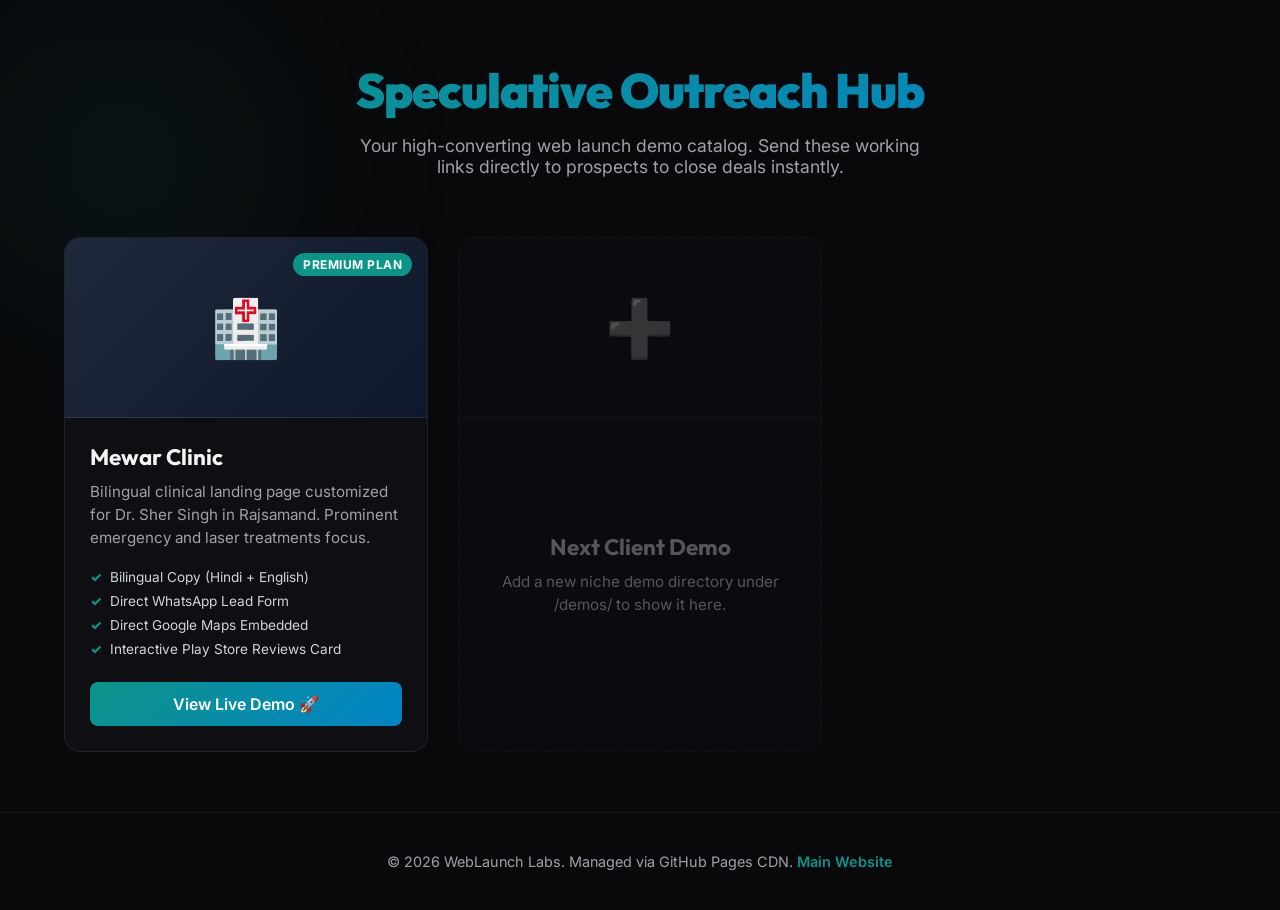
<file: index.html>
<!DOCTYPE html>
<html lang="en">
<head>
    <meta charset="UTF-8">
    <meta name="viewport" content="width=device-width, initial-scale=1.0">
    <title>WebLaunch Labs | Cold Outreach Demo Hub</title>
    
    <!-- Premium Fonts -->
    <link rel="preconnect" href="https://fonts.googleapis.com">
    <link rel="preconnect" href="https://fonts.gstatic.com" crossorigin>
    <link href="https://fonts.googleapis.com/css2?family=Inter:wght@400;500;600&family=Outfit:wght@600;700;800;900&display=swap" rel="stylesheet">
    
    <style>
        :root {
            --bg-dark: #09090b;
            --bg-card: rgba(18, 18, 24, 0.7);
            --primary: #0d9488;
            --primary-glow: linear-gradient(135deg, #0d9488 0%, #0284c7 100%);
            --border-glow: rgba(13, 148, 136, 0.3);
            --text-main: #f4f4f5;
            --text-muted: #a1a1aa;
            --font-outfit: 'Outfit', sans-serif;
            --font-inter: 'Inter', sans-serif;
        }

        * {
            box-sizing: border-box;
            margin: 0;
            padding: 0;
        }

        body {
            background-color: var(--bg-dark);
            color: var(--text-main);
            font-family: var(--font-inter);
            min-height: 100vh;
            display: flex;
            flex-direction: column;
            justify-content: space-between;
            position: relative;
            overflow-x: hidden;
        }

        /* Gradient background decoration */
        .glow-bg {
            position: absolute;
            top: -10%;
            left: -10%;
            width: 500px;
            height: 500px;
            background: radial-gradient(circle, rgba(13, 148, 136, 0.1) 0%, transparent 70%);
            z-index: -1;
            filter: blur(80px);
        }

        .container {
            width: 90%;
            max-width: 1200px;
            margin: 0 auto;
            padding: 60px 0;
        }

        header {
            text-align: center;
            margin-bottom: 60px;
        }

        header h1 {
            font-family: var(--font-outfit);
            font-size: 3rem;
            font-weight: 900;
            letter-spacing: -1px;
            background: var(--primary-glow);
            -webkit-background-clip: text;
            -webkit-text-fill-color: transparent;
            margin-bottom: 15px;
        }

        header p {
            color: var(--text-muted);
            font-size: 1.1rem;
            max-width: 600px;
            margin: 0 auto;
        }

        .demo-grid {
            display: grid;
            grid-template-columns: repeat(auto-fill, minmax(320px, 1fr));
            gap: 30px;
        }

        .demo-card {
            background: var(--bg-card);
            border: 1px solid rgba(255, 255, 255, 0.08);
            border-radius: 16px;
            overflow: hidden;
            transition: all 0.3s ease;
            display: flex;
            flex-direction: column;
            justify-content: space-between;
            position: relative;
        }

        .demo-card:hover {
            transform: translateY(-5px);
            border-color: var(--border-glow);
            box-shadow: 0 10px 30px rgba(13, 148, 136, 0.15);
        }

        .card-preview {
            height: 180px;
            background: linear-gradient(135deg, #1e293b 0%, #0f172a 100%);
            display: flex;
            align-items: center;
            justify-content: center;
            font-size: 3.5rem;
            position: relative;
            border-bottom: 1px solid rgba(255, 255, 255, 0.08);
        }

        .card-badge {
            position: absolute;
            top: 15px;
            right: 15px;
            background: var(--primary);
            color: white;
            font-size: 0.75rem;
            font-weight: 700;
            padding: 4px 10px;
            border-radius: 20px;
            letter-spacing: 0.5px;
            text-transform: uppercase;
        }

        .card-body {
            padding: 25px;
            flex-grow: 1;
            display: flex;
            flex-direction: column;
            justify-content: space-between;
        }

        .card-title {
            font-family: var(--font-outfit);
            font-size: 1.4rem;
            font-weight: 700;
            margin-bottom: 10px;
            color: var(--text-main);
        }

        .card-desc {
            color: var(--text-muted);
            font-size: 0.95rem;
            line-height: 1.5;
            margin-bottom: 20px;
        }

        .features-list {
            list-style: none;
            margin-bottom: 25px;
            display: flex;
            flex-direction: column;
            gap: 8px;
        }

        .features-list li {
            font-size: 0.85rem;
            color: #d1d5db;
            display: flex;
            align-items: center;
            gap: 8px;
        }

        .features-list li::before {
            content: '✓';
            color: var(--primary);
            font-weight: 800;
        }

        .card-btn {
            display: block;
            width: 100%;
            text-align: center;
            background: var(--primary-glow);
            color: white;
            padding: 12px;
            border-radius: 8px;
            font-weight: 600;
            transition: opacity 0.3s;
            text-decoration: none;
        }

        .card-btn:hover {
            opacity: 0.9;
        }

        footer {
            text-align: center;
            padding: 40px 0;
            border-top: 1px solid rgba(255, 255, 255, 0.05);
            font-size: 0.9rem;
            color: var(--text-muted);
        }

        footer a {
            color: var(--primary);
            text-decoration: none;
            font-weight: 600;
        }
    </style>
</head>
<body>

    <div class="glow-bg"></div>

    <div class="container">
        <header>
            <h1>Speculative Outreach Hub</h1>
            <p>Your high-converting web launch demo catalog. Send these working links directly to prospects to close deals instantly.</p>
        </header>

        <div class="demo-grid">
            <!-- Mewar Clinic Demo Card -->
            <div class="demo-card">
                <div class="card-preview">
                    🏥
                    <span class="card-badge">Premium Plan</span>
                </div>
                <div class="card-body">
                    <div>
                        <h2 class="card-title">Mewar Clinic</h2>
                        <p class="card-desc">Bilingual clinical landing page customized for Dr. Sher Singh in Rajsamand. Prominent emergency and laser treatments focus.</p>
                        <ul class="features-list">
                            <li>Bilingual Copy (Hindi + English)</li>
                            <li>Direct WhatsApp Lead Form</li>
                            <li>Direct Google Maps Embedded</li>
                            <li>Interactive Play Store Reviews Card</li>
                        </ul>
                    </div>
                    <a href="demos/mewar-clinic/index.html" class="card-btn" target="_blank">View Live Demo 🚀</a>
                </div>
            </div>
            
            <!-- Future demo placeholder -->
            <div class="demo-card" style="opacity: 0.5; border-style: dashed;">
                <div class="card-preview" style="background: transparent;">
                    ➕
                </div>
                <div class="card-body" style="justify-content: center; align-items: center; text-align: center;">
                    <h2 class="card-title" style="color: var(--text-muted);">Next Client Demo</h2>
                    <p class="card-desc">Add a new niche demo directory under /demos/ to show it here.</p>
                </div>
            </div>
        </div>
    </div>

    <footer>
        <p>&copy; 2026 WebLaunch Labs. Managed via GitHub Pages CDN. <a href="https://weblaunchlabs.com">Main Website</a></p>
    </footer>

</body>
</html>
</file>
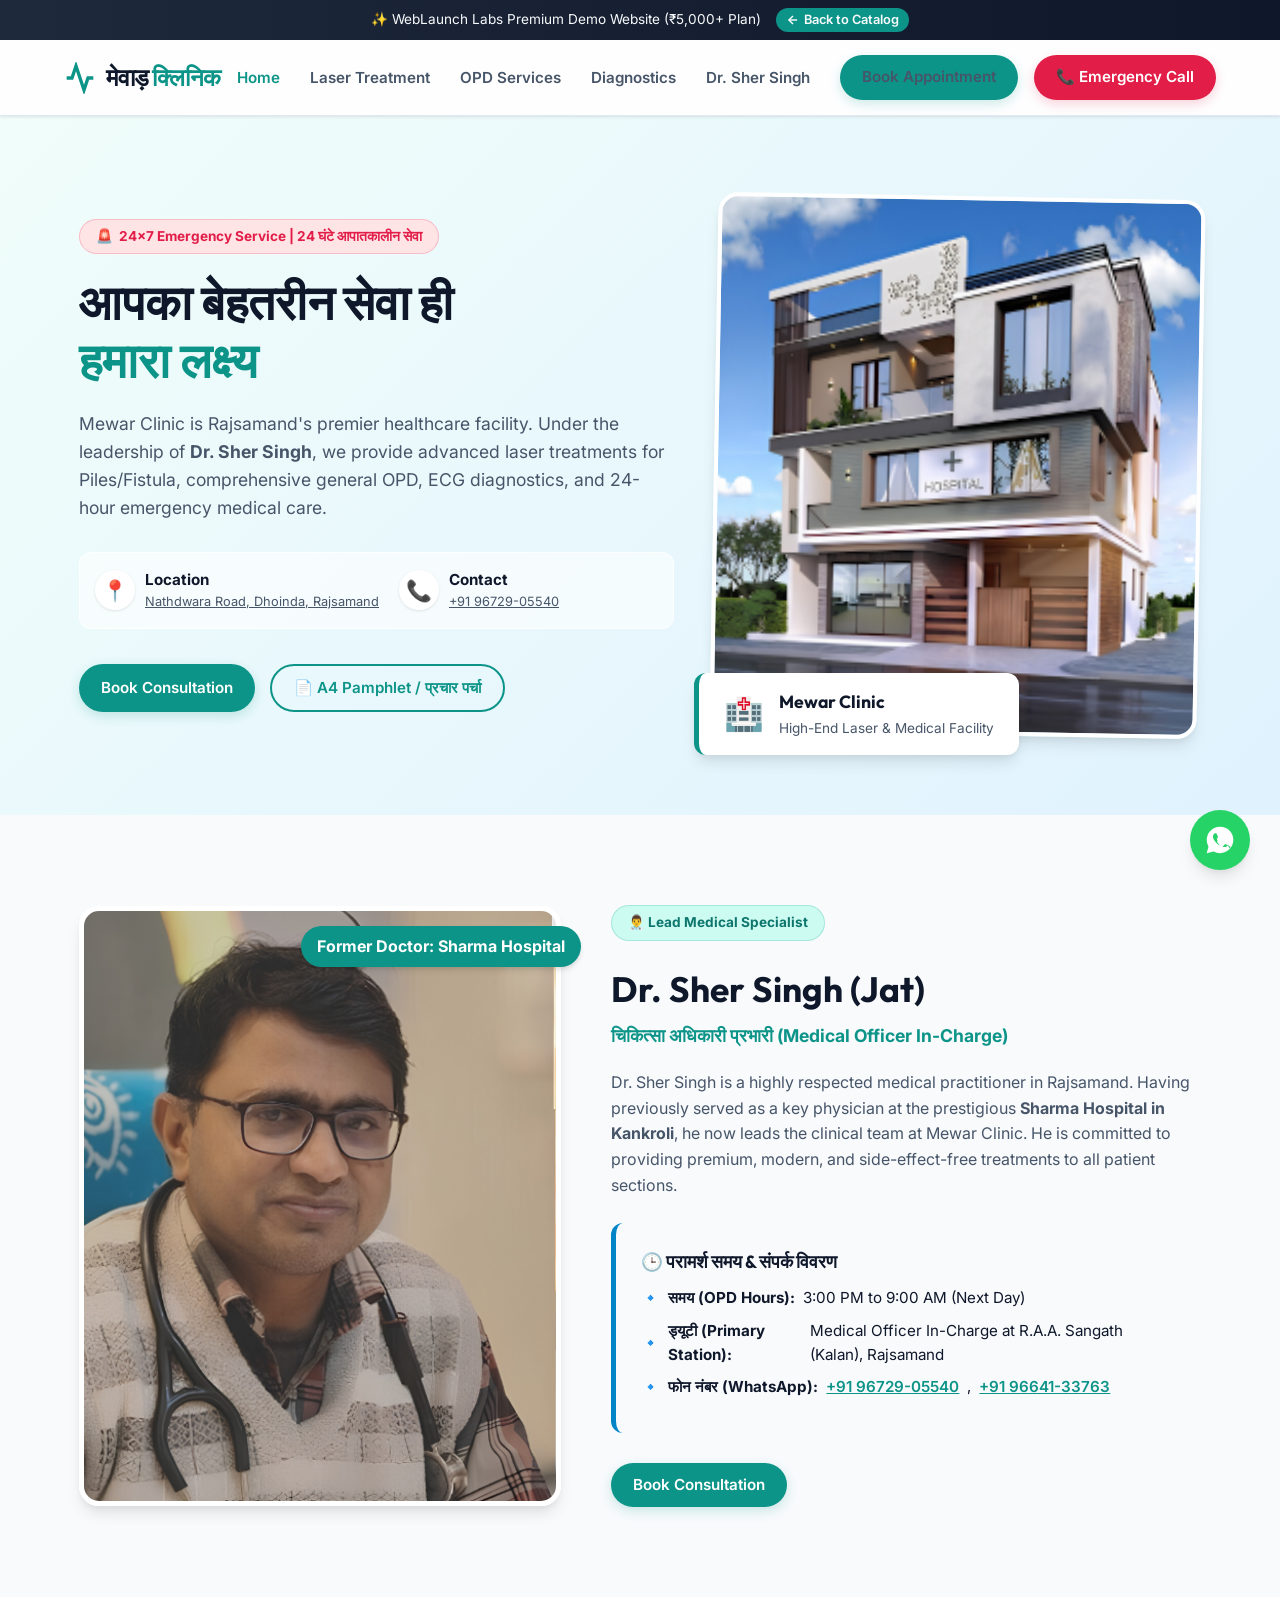
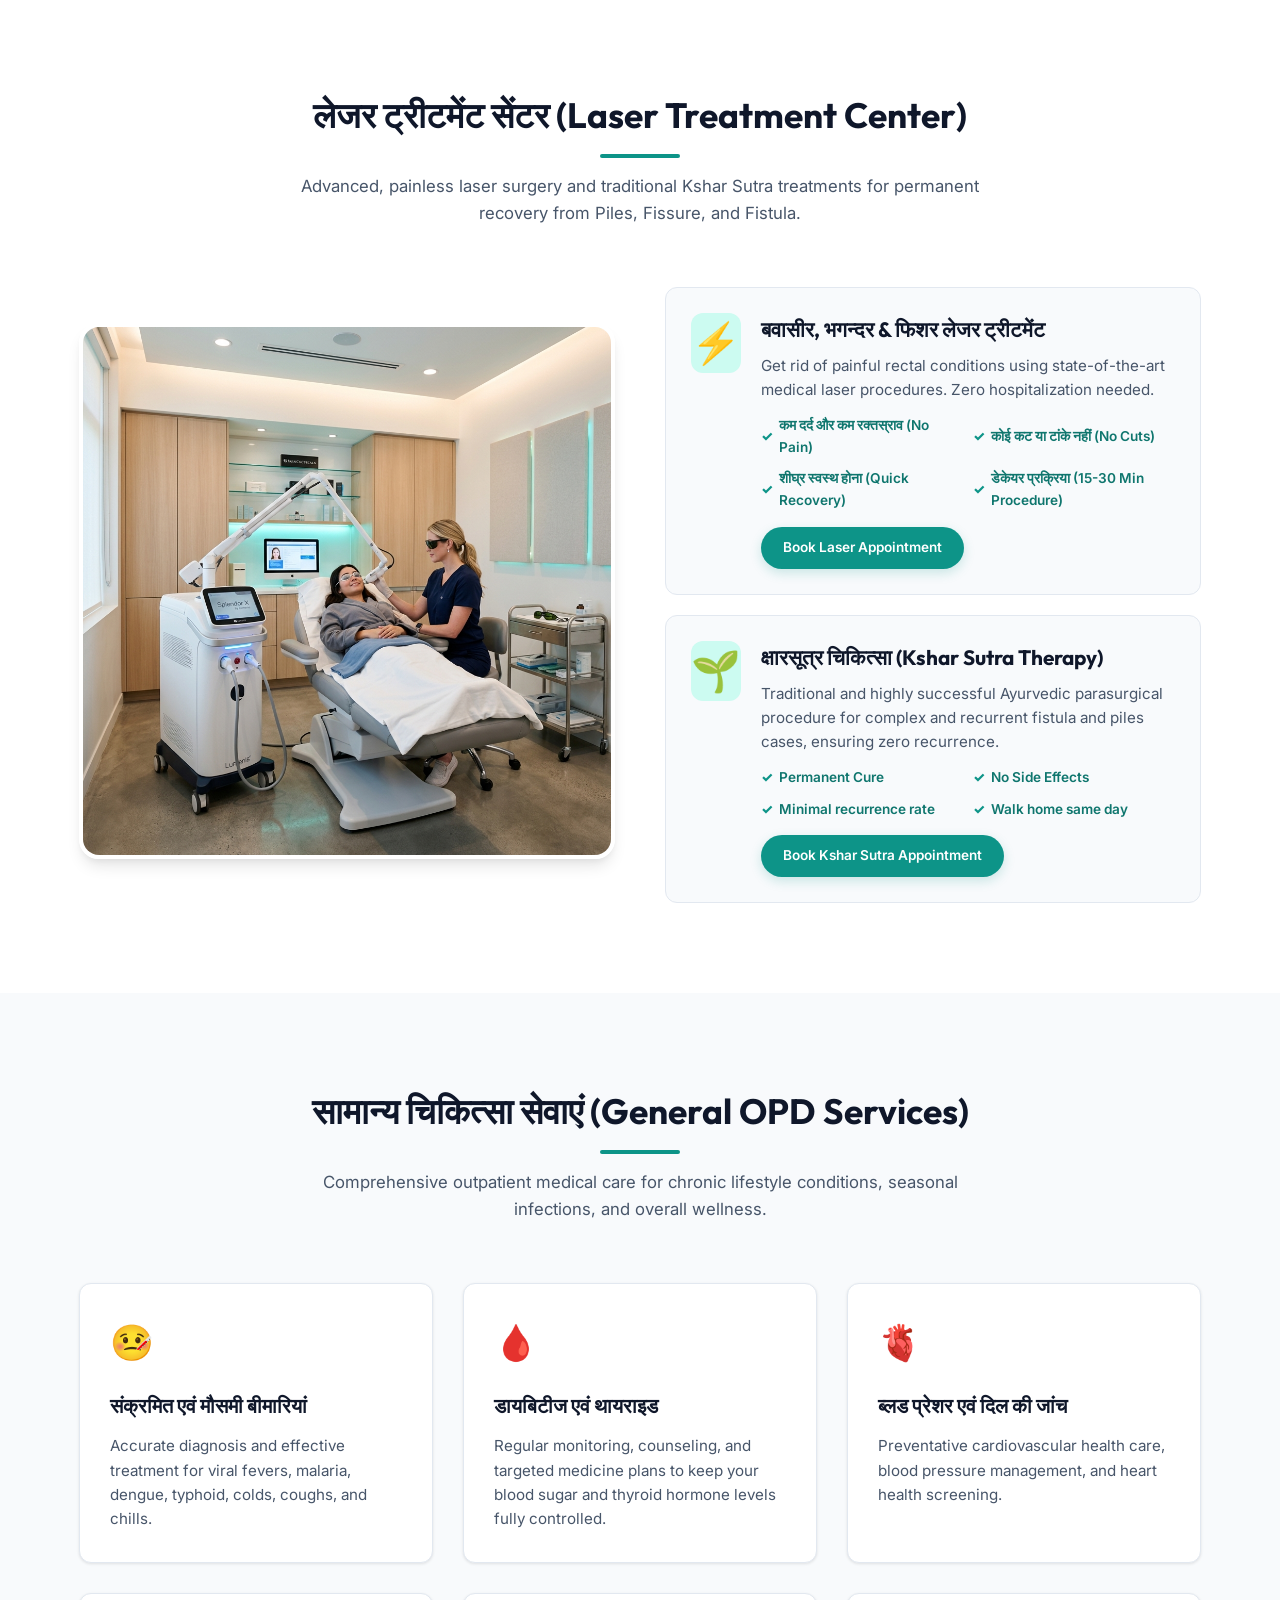
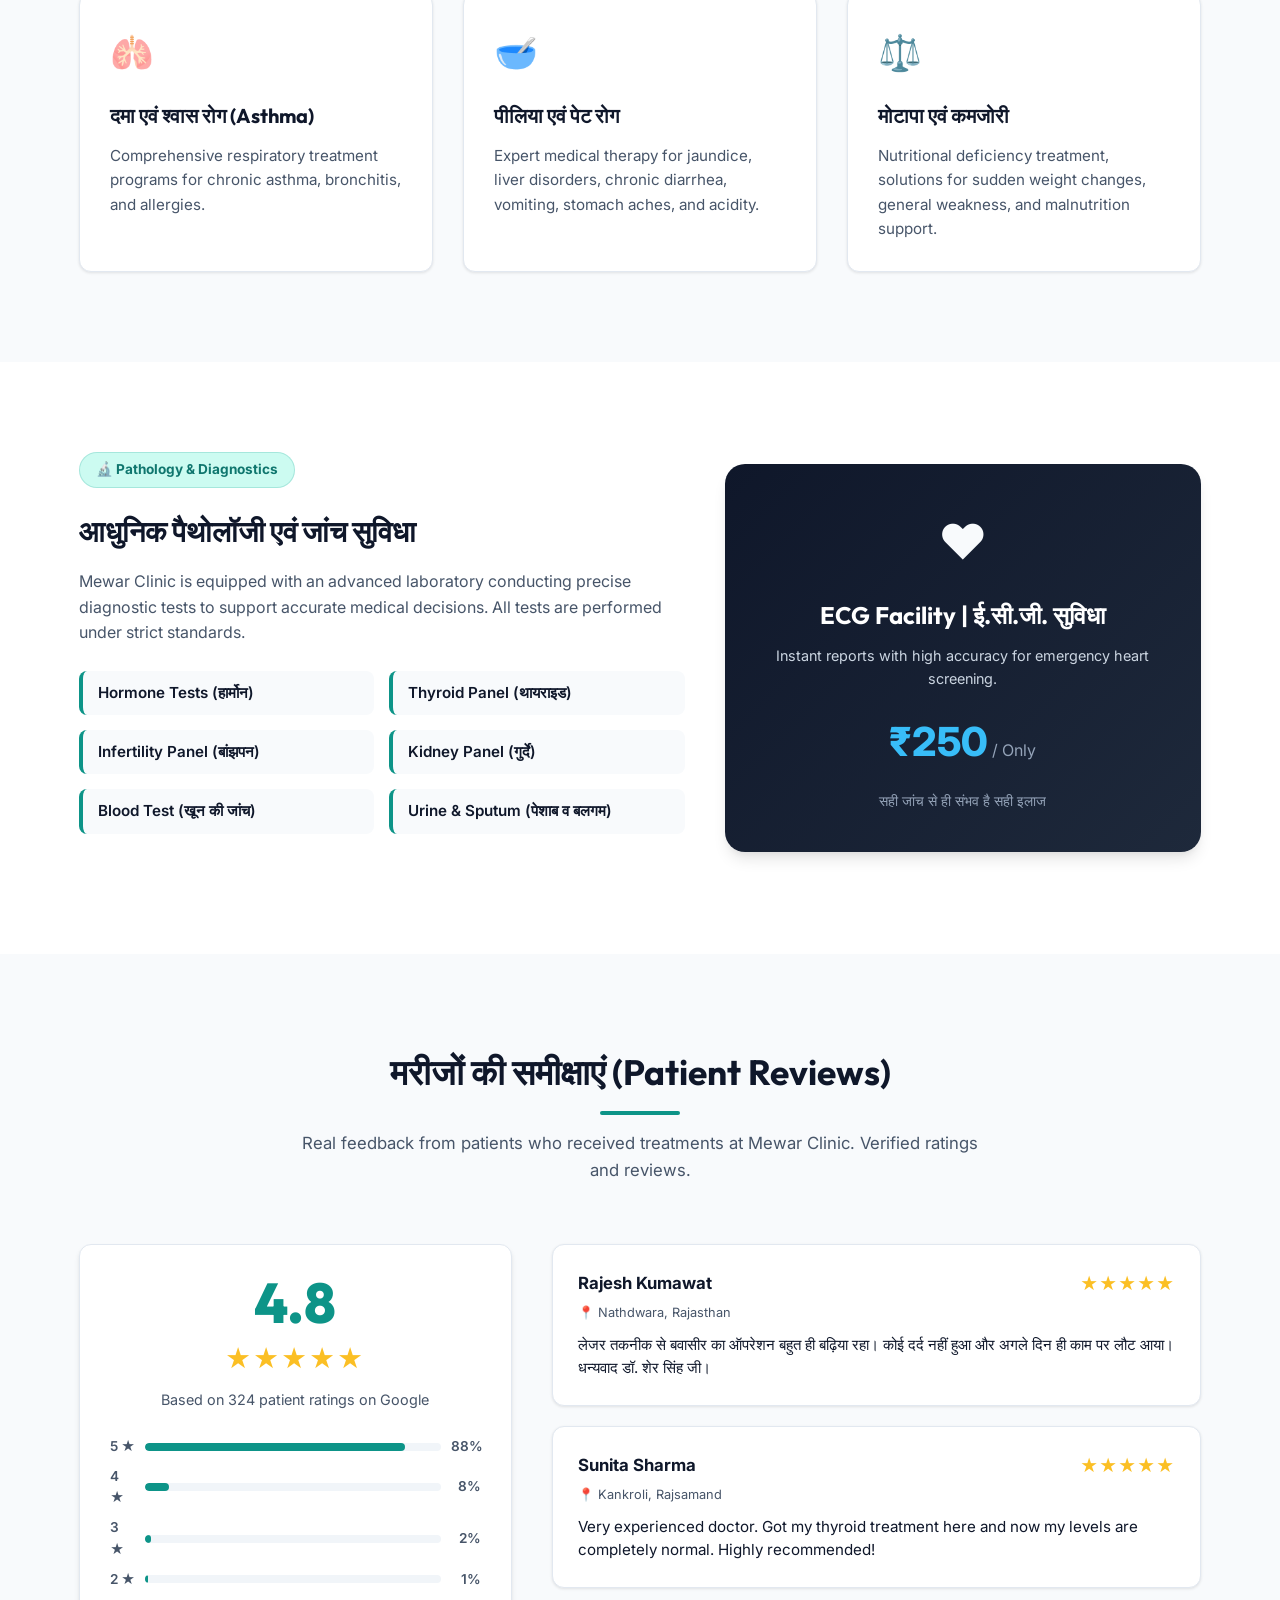
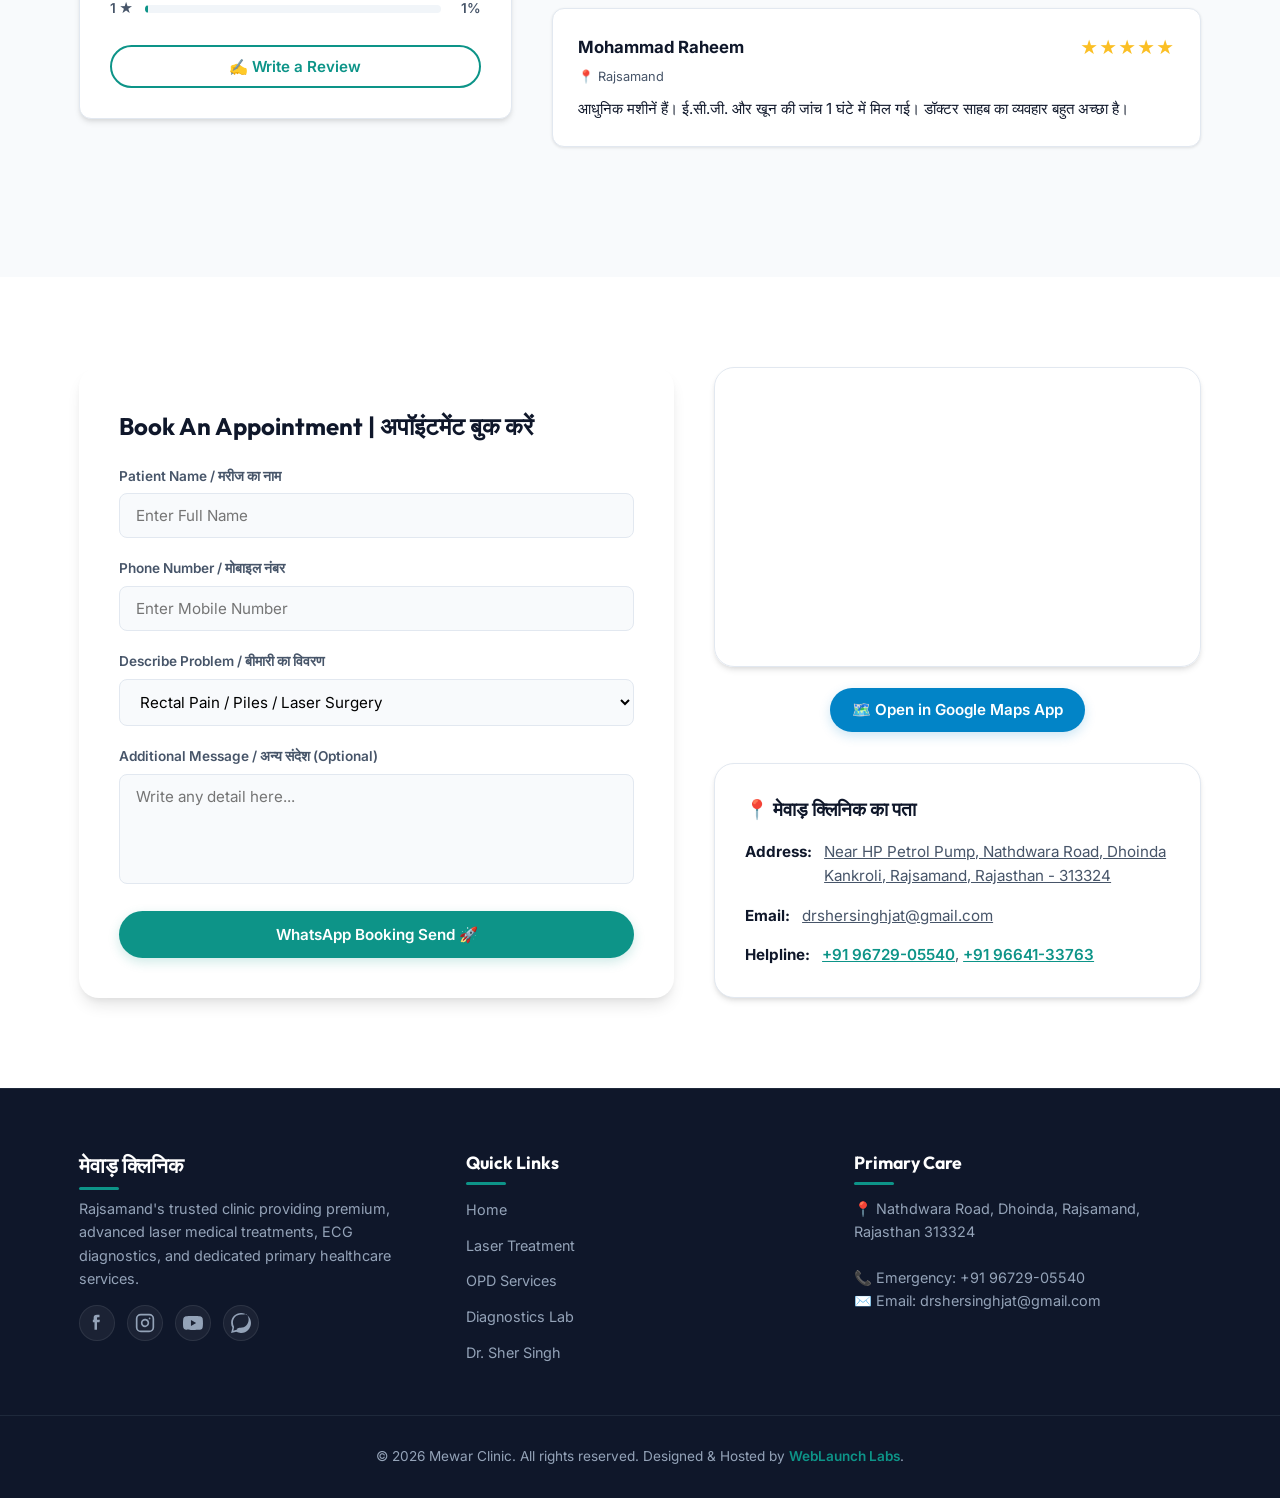
<file: demos/mewar-clinic/index.html>
<!DOCTYPE html>
<html lang="en">
<head>
    <meta charset="UTF-8">
    <meta name="viewport" content="width=device-width, initial-scale=1.0">
    <title>Mewar Clinic | Piles, Fistula & Laser Treatment Center Rajsamand</title>
    
    <!-- SEO Meta Tags -->
    <meta name="description" content="Mewar Clinic by Dr. Sher Singh in Rajsamand specializes in advanced laser treatments for Piles, Fissure, and Fistula (बवासीर, भगन्दर, फिशर). 24/7 Emergency Service, ECG, and blood testing available.">
    <meta name="keywords" content="Mewar Clinic, Dr Sher Singh, Sharma Hospital Kankroli, Piles laser treatment Rajsamand, Fistula treatment Rajsamand, Fissure doctor Rajsamand, ECG Rajsamand, Mewar clinic phone number">
    
    <!-- Premium Fonts -->
    <link rel="preconnect" href="https://fonts.googleapis.com">
    <link rel="preconnect" href="https://fonts.gstatic.com" crossorigin>
    <link href="https://fonts.googleapis.com/css2?family=Inter:wght@400;500;600&family=Outfit:wght@600;700;800;900&display=swap" rel="stylesheet">
    
    <!-- Custom Style -->
    <link rel="stylesheet" href="style.css?v=2">
    
    <!-- Favicon -->
    <link rel="icon" type="image/png" href="../../assets/logo.webp">

    <!-- Google tag (gtag.js) - Integrated for Premium Plan -->
    <script async src="https://www.googletagmanager.com/gtag/js?id=G-WWKTD41PLS"></script>
    <script>
      window.dataLayer = window.dataLayer || [];
      function gtag(){dataLayer.push(arguments);}
      gtag('js', new Date());
      gtag('config', 'G-WWKTD41PLS');
    </script>
    
    <!-- SEO Local Business Schema - Integrated for Premium Plan -->
    <script type="application/ld+json">
    {
      "@context": "https://schema.org",
      "@type": "MedicalClinic",
      "name": "Mewar Clinic (मेवाड़ क्लिनिक)",
      "image": "https://texus0075.github.io/weblaunch-demos/demos/mewar-clinic/assets/clinic_hero.png",
      "@id": "https://texus0075.github.io/weblaunch-demos/demos/mewar-clinic/",
      "url": "https://texus0075.github.io/weblaunch-demos/demos/mewar-clinic/",
      "telephone": "+919672905540",
      "priceRange": "₹250 - ₹5000",
      "address": {
        "@type": "PostalAddress",
        "streetAddress": "Near HP Petrol Pump, Nathdwara Road, Dhoinda Kankroli",
        "addressLocality": "Rajsamand",
        "addressRegion": "Rajasthan",
        "postalCode": "313324",
        "addressCountry": "IN"
      },
      "geo": {
        "@type": "GeoCoordinates",
        "latitude": 25.0444067,
        "longitude": 73.87701
      },
      "openingHoursSpecification": {
        "@type": "OpeningHoursSpecification",
        "dayOfWeek": [
          "Monday",
          "Tuesday",
          "Wednesday",
          "Thursday",
          "Friday",
          "Saturday",
          "Sunday"
        ],
        "opens": "00:00",
        "closes": "23:59"
      },
      "sameAs": [
        "https://maps.app.goo.gl/G6PMLMfxPzQQ2zvZ6"
      ]
    }
    </script>
</head>
<body>

    <!-- Showcase Navigation Bar (Go Back to Portfolio) -->
    <div class="showcase-banner">
        <span>✨ WebLaunch Labs Premium Demo Website (₹5,000+ Plan)</span>
        <a href="../../templates.html"><svg width="14" height="14" viewBox="0 0 24 24" fill="none" stroke="currentColor" stroke-width="2.5"><line x1="19" y1="12" x2="5" y2="12"/><polyline points="12 19 5 12 12 5"/></svg> Back to Catalog</a>
    </div>

    <!-- Header / Navigation -->
    <header>
        <div class="container nav-container">
            <div class="logo-container">
                <svg class="logo-icon" width="32" height="32" viewBox="0 0 24 24" fill="none" stroke="currentColor" stroke-width="2.5">
                    <path d="M22 12h-4l-3 9L9 3l-3 9H2"/>
                </svg>
                <div class="logo-text">मेवाड़ <span>क्लिनिक</span></div>
            </div>
            <button type="button" class="mobile-nav-toggle" aria-label="Toggle Menu" onclick="toggleMobileMenu()">☰</button>
            <nav>
                <ul class="nav-links">
                    <li><a href="#home" class="active">Home</a></li>
                    <li><a href="#laser-center">Laser Treatment</a></li>
                    <li><a href="#general-opd">OPD Services</a></li>
                    <li><a href="#diagnostics">Diagnostics</a></li>
                    <li><a href="#doctor">Dr. Sher Singh</a></li>
                    <li><a href="#contact" class="btn btn-primary btn-sm">Book Appointment</a></li>
                </ul>
            </nav>
            <a href="tel:+919672905540" class="btn btn-accent btn-sm-hide">📞 Emergency Call</a>
        </div>
    </header>

    <!-- Hero Section -->
    <section id="home" class="hero">
        <div class="container hero-grid">
            <div class="hero-content">
                <div class="badge badge-emergency">
                    <span>🚨</span> 24x7 Emergency Service | 24 घंटे आपातकालीन सेवा
                </div>
                <h1>आपका बेहतरीन सेवा ही <br><span>हमारा लक्ष्य</span></h1>
                <p>Mewar Clinic is Rajsamand's premier healthcare facility. Under the leadership of <strong>Dr. Sher Singh</strong>, we provide advanced laser treatments for Piles/Fistula, comprehensive general OPD, ECG diagnostics, and 24-hour emergency medical care.</p>
                
                <div class="hero-contact-info">
                    <a href="https://maps.app.goo.gl/G6PMLMfxPzQQ2zvZ6" target="_blank" class="info-item">
                        <div class="info-icon">📍</div>
                        <div>
                            <strong>Location</strong>
                            <p style="font-size: 0.8rem; margin: 0; text-decoration: underline;">Nathdwara Road, Dhoinda, Rajsamand</p>
                        </div>
                    </a>
                    <a href="tel:+919672905540" class="info-item">
                        <div class="info-icon">📞</div>
                        <div>
                            <strong>Contact</strong>
                            <p style="font-size: 0.8rem; margin: 0; text-decoration: underline;">+91 96729-05540</p>
                        </div>
                    </a>
                </div>

                <div class="hero-btns">
                    <a href="#contact" class="btn btn-primary">Book Consultation</a>
                    <a href="flyer.html" target="_blank" class="btn btn-outline">📄 A4 Pamphlet / प्रचार पर्चा</a>
                </div>
            </div>
            
            <div class="hero-image-container">
                <img src="assets/clinic_hero.png" alt="Mewar Clinic Building" class="hero-img">
                <div class="hero-card-floating">
                    <div class="floating-icon">🏥</div>
                    <div class="floating-text">
                        <h4>Mewar Clinic</h4>
                        <p>High-End Laser & Medical Facility</p>
                    </div>
                </div>
            </div>
        </div>
    </section>

    <!-- Doctor Profile Section -->
    <section id="doctor" class="section">
        <div class="container doctor-grid">
            <div class="doctor-img-container">
                <img src="assets/dr_sher_singh.png" alt="Dr. Sher Singh Jat" class="doctor-photo">
                <div class="doctor-experience-tag">Former Doctor: Sharma Hospital</div>
            </div>
            
            <div class="doctor-details">
                <span class="badge">👨‍⚕️ Lead Medical Specialist</span>
                <h3>Dr. Sher Singh (Jat)</h3>
                <div class="doctor-title">चिकित्सा अधिकारी प्रभारी (Medical Officer In-Charge)</div>
                
                <p class="doctor-bio">Dr. Sher Singh is a highly respected medical practitioner in Rajsamand. Having previously served as a key physician at the prestigious <strong>Sharma Hospital in Kankroli</strong>, he now leads the clinical team at Mewar Clinic. He is committed to providing premium, modern, and side-effect-free treatments to all patient sections.</p>
                
                <div class="doctor-info-box">
                    <h4>🕒 परामर्श समय & संपर्क विवरण</h4>
                    <ul>
                        <li><strong>समय (OPD Hours):</strong> 3:00 PM to 9:00 AM (Next Day)</li>
                        <li><strong>ड्यूटी (Primary Station):</strong> Medical Officer In-Charge at R.A.A. Sangath (Kalan), Rajsamand</li>
                        <li><strong>फोन नंबर (WhatsApp):</strong> <a href="tel:+919672905540" style="color: var(--primary); font-weight: 600; text-decoration: underline;">+91 96729-05540</a>, <a href="tel:+919664133763" style="color: var(--primary); font-weight: 600; text-decoration: underline;">+91 96641-33763</a></li>
                    </ul>
                </div>
                
                <a href="#contact" class="btn btn-primary">Book Consultation</a>
            </div>
        </div>
    </section>

    <!-- Laser treatment Section -->
    <section id="laser-center" class="section section-white">
        <div class="container">
            <div class="section-header">
                <h2>लेजर ट्रीटमेंट सेंटर (Laser Treatment Center)</h2>
                <p>Advanced, painless laser surgery and traditional Kshar Sutra treatments for permanent recovery from Piles, Fissure, and Fistula.</p>
            </div>
            
            <div class="specialty-grid">
                <div class="specialty-image">
                    <img src="assets/laser_treatment.png" alt="Modern Laser Surgery Room" class="specialty-img">
                </div>
                
                <div class="treatment-cards-container">
                    <!-- Card 1: Laser treatment -->
                    <div class="treatment-card">
                        <div class="treatment-icon">⚡</div>
                        <div class="treatment-info">
                            <h3>बवासीर, भगन्दर & फिशर लेजर ट्रीटमेंट</h3>
                            <p>Get rid of painful rectal conditions using state-of-the-art medical laser procedures. Zero hospitalization needed.</p>
                            <ul class="benefits-list">
                                <li>कम दर्द और कम रक्तस्राव (No Pain)</li>
                                <li>कोई कट या टांके नहीं (No Cuts)</li>
                                <li>शीघ्र स्वस्थ होना (Quick Recovery)</li>
                                <li>डेकेयर प्रक्रिया (15-30 Min Procedure)</li>
                            </ul>
                            <a href="#contact" class="btn btn-primary btn-sm" style="margin-top: 15px; font-size: 0.85rem;" onclick="selectProblem('Laser Surgery Inquiry (Piles/Fistula/Fissure)')">Book Laser Appointment</a>
                        </div>
                    </div>

                    <!-- Card 2: Kshar Sutra -->
                    <div class="treatment-card">
                        <div class="treatment-icon">🌱</div>
                        <div class="treatment-info">
                            <h3>क्षारसूत्र चिकित्सा (Kshar Sutra Therapy)</h3>
                            <p>Traditional and highly successful Ayurvedic parasurgical procedure for complex and recurrent fistula and piles cases, ensuring zero recurrence.</p>
                            <ul class="benefits-list">
                                <li>Permanent Cure</li>
                                <li>No Side Effects</li>
                                <li>Minimal recurrence rate</li>
                                <li>Walk home same day</li>
                            </ul>
                            <a href="#contact" class="btn btn-primary btn-sm" style="margin-top: 15px; font-size: 0.85rem;" onclick="selectProblem('Laser Surgery Inquiry (Piles/Fistula/Fissure)')">Book Kshar Sutra Appointment</a>
                        </div>
                    </div>
                </div>
            </div>
        </div>
    </section>

    <!-- General OPD Services Section -->
    <section id="general-opd" class="section">
        <div class="container">
            <div class="section-header">
                <h2>सामान्य चिकित्सा सेवाएं (General OPD Services)</h2>
                <p>Comprehensive outpatient medical care for chronic lifestyle conditions, seasonal infections, and overall wellness.</p>
            </div>
            
            <div class="opd-grid">
                <a href="#contact" class="opd-card" onclick="selectProblem('General OPD Consultation')" style="display: block; cursor: pointer;">
                    <div class="opd-icon">🤒</div>
                    <h3>संक्रमित एवं मौसमी बीमारियां</h3>
                    <p>Accurate diagnosis and effective treatment for viral fevers, malaria, dengue, typhoid, colds, coughs, and chills.</p>
                </a>
                
                <a href="#contact" class="opd-card" onclick="selectProblem('General OPD Consultation')" style="display: block; cursor: pointer;">
                    <div class="opd-icon">🩸</div>
                    <h3>डायबिटीज एवं थायराइड</h3>
                    <p>Regular monitoring, counseling, and targeted medicine plans to keep your blood sugar and thyroid hormone levels fully controlled.</p>
                </a>
                
                <a href="#contact" class="opd-card" onclick="selectProblem('General OPD Consultation')" style="display: block; cursor: pointer;">
                    <div class="opd-icon">🫀</div>
                    <h3>ब्लड प्रेशर एवं दिल की जांच</h3>
                    <p>Preventative cardiovascular health care, blood pressure management, and heart health screening.</p>
                </a>
                
                <a href="#contact" class="opd-card" onclick="selectProblem('General OPD Consultation')" style="display: block; cursor: pointer;">
                    <div class="opd-icon">🫁</div>
                    <h3>दमा एवं श्वास रोग (Asthma)</h3>
                    <p>Comprehensive respiratory treatment programs for chronic asthma, bronchitis, and allergies.</p>
                </a>

                <a href="#contact" class="opd-card" onclick="selectProblem('General OPD Consultation')" style="display: block; cursor: pointer;">
                    <div class="opd-icon">🥣</div>
                    <h3>पीलिया एवं पेट रोग</h3>
                    <p>Expert medical therapy for jaundice, liver disorders, chronic diarrhea, vomiting, stomach aches, and acidity.</p>
                </a>

                <a href="#contact" class="opd-card" onclick="selectProblem('General OPD Consultation')" style="display: block; cursor: pointer;">
                    <div class="opd-icon">⚖️</div>
                    <h3>मोटापा एवं कमजोरी</h3>
                    <p>Nutritional deficiency treatment, solutions for sudden weight changes, general weakness, and malnutrition support.</p>
                </a>
            </div>
        </div>
    </section>

    <!-- Diagnostics & Labs Section -->
    <section id="diagnostics" class="section section-white">
        <div class="container lab-grid">
            <div class="lab-info">
                <div class="badge">🔬 Pathology & Diagnostics</div>
                <h3>आधुनिक पैथोलॉजी एवं जांच सुविधा</h3>
                <p>Mewar Clinic is equipped with an advanced laboratory conducting precise diagnostic tests to support accurate medical decisions. All tests are performed under strict standards.</p>
                
                <ul class="tests-list">
                    <li>Hormone Tests (हार्मोन)</li>
                    <li>Thyroid Panel (थायराइड)</li>
                    <li>Infertility Panel (बांझपन)</li>
                    <li>Kidney Panel (गुर्दे)</li>
                    <li>Blood Test (खून की जांच)</li>
                    <li>Urine & Sputum (पेशाब व बलगम)</li>
                </ul>
            </div>
            
            <div>
                <a href="#contact" class="ecg-card" onclick="selectProblem('ECG & Laboratory Test Booking')" style="display: block; cursor: pointer; text-decoration: none;">
                    <div class="ecg-heartrate">❤️</div>
                    <h4>ECG Facility | ई.सी.जी. सुविधा</h4>
                    <p style="color: #cbd5e1; margin-bottom: 20px;">Instant reports with high accuracy for emergency heart screening.</p>
                    <div class="ecg-price">₹250<span> / Only</span></div>
                    <p style="margin-top: 15px;">सही जांच से ही संभव है सही इलाज</p>
                </a>
            </div>
        </div>
    </section>



    <!-- Reviews / Testimonials Section -->
    <section id="reviews" class="section">
        <div class="container">
            <div class="section-header text-center">
                <h2>मरीजों की समीक्षाएं (Patient Reviews)</h2>
                <p>Real feedback from patients who received treatments at Mewar Clinic. Verified ratings and reviews.</p>
            </div>
            
            <div class="reviews-dashboard-grid">
                <!-- Rating stats card -->
                <div class="rating-summary-card">
                    <div class="summary-score">4.8</div>
                    <div class="summary-stars">★★★★★</div>
                    <p class="summary-count">Based on 324 patient ratings on Google</p>
                    
                    <div class="progress-bars-container">
                        <div class="progress-row">
                            <span class="star-label">5 ★</span>
                            <div class="progress-bg"><div class="progress-fill" style="width: 88%;"></div></div>
                            <span class="progress-pct">88%</span>
                        </div>
                        <div class="progress-row">
                            <span class="star-label">4 ★</span>
                            <div class="progress-bg"><div class="progress-fill" style="width: 8%;"></div></div>
                            <span class="progress-pct">8%</span>
                        </div>
                        <div class="progress-row">
                            <span class="star-label">3 ★</span>
                            <div class="progress-bg"><div class="progress-fill" style="width: 2%;"></div></div>
                            <span class="progress-pct">2%</span>
                        </div>
                        <div class="progress-row">
                            <span class="star-label">2 ★</span>
                            <div class="progress-bg"><div class="progress-fill" style="width: 1%;"></div></div>
                            <span class="progress-pct">1%</span>
                        </div>
                        <div class="progress-row">
                            <span class="star-label">1 ★</span>
                            <div class="progress-bg"><div class="progress-fill" style="width: 1%;"></div></div>
                            <span class="progress-pct">1%</span>
                        </div>
                    </div>
                    
                    <button type="button" class="btn btn-outline" onclick="toggleReviewForm()" style="margin-top: 25px; width: 100%;">✍️ Write a Review</button>
                </div>
                
                <!-- Reviews list & dynamic addition -->
                <div class="reviews-feed-container">
                    <!-- Form (Hidden by default) -->
                    <div class="write-review-form-card" id="reviewFormCard" style="display: none;">
                        <h4 style="margin-bottom: 12px;">Share Your Experience</h4>
                        <form id="patientReviewForm" onsubmit="addPatientReview(event)">
                            <div class="form-group-star">
                                <label>Your Rating:</label>
                                <div class="star-selector" id="formStarRating">
                                    <span class="star-btn active" data-val="1" onclick="setFormStars(1)">★</span>
                                    <span class="star-btn active" data-val="2" onclick="setFormStars(2)">★</span>
                                    <span class="star-btn active" data-val="3" onclick="setFormStars(3)">★</span>
                                    <span class="star-btn active" data-val="4" onclick="setFormStars(4)">★</span>
                                    <span class="star-btn active" data-val="5" onclick="setFormStars(5)">★</span>
                                </div>
                            </div>
                            <div style="display: grid; grid-template-columns: 1fr 1fr; gap: 15px; margin-bottom: 15px;">
                                <input type="text" id="revName" class="form-control" placeholder="Your Name" required>
                                <input type="text" id="revLoc" class="form-control" placeholder="Location (e.g. Nathdwara)" required>
                            </div>
                            <textarea id="revText" class="form-control" placeholder="Describe your treatment experience..." style="height: 80px; margin-bottom: 15px; resize: none;" required></textarea>
                            <div style="display: flex; gap: 10px;">
                                <button type="submit" class="btn btn-primary btn-sm" style="padding: 6px 15px; font-size: 0.85rem;">Submit</button>
                                <button type="button" class="btn btn-outline btn-sm" onclick="toggleReviewForm()" style="padding: 6px 15px; font-size: 0.85rem;">Cancel</button>
                            </div>
                        </form>
                    </div>

                    <!-- Feed -->
                    <div id="patientReviewsList" class="reviews-feed-list">
                        <!-- Pre-seeded review 1 -->
                        <div class="review-item-card">
                            <div class="review-item-header">
                                <div>
                                    <h5>Rajesh Kumawat</h5>
                                    <span class="review-item-loc">📍 Nathdwara, Rajasthan</span>
                                </div>
                                <span class="review-item-stars">★★★★★</span>
                            </div>
                            <p class="review-item-text">लेजर तकनीक से बवासीर का ऑपरेशन बहुत ही बढ़िया रहा। कोई दर्द नहीं हुआ और अगले दिन ही काम पर लौट आया। धन्यवाद डॉ. शेर सिंह जी।</p>
                        </div>
                        
                        <!-- Pre-seeded review 2 -->
                        <div class="review-item-card">
                            <div class="review-item-header">
                                <div>
                                    <h5>Sunita Sharma</h5>
                                    <span class="review-item-loc">📍 Kankroli, Rajsamand</span>
                                </div>
                                <span class="review-item-stars">★★★★★</span>
                            </div>
                            <p class="review-item-text">Very experienced doctor. Got my thyroid treatment here and now my levels are completely normal. Highly recommended!</p>
                        </div>

                        <!-- Pre-seeded review 3 -->
                        <div class="review-item-card">
                            <div class="review-item-header">
                                <div>
                                    <h5>Mohammad Raheem</h5>
                                    <span class="review-item-loc">📍 Rajsamand</span>
                                </div>
                                <span class="review-item-stars">★★★★★</span>
                            </div>
                            <p class="review-item-text">आधुनिक मशीनें हैं। ई.सी.जी. और खून की जांच 1 घंटे में मिल गई। डॉक्टर साहब का व्यवहार बहुत अच्छा है।</p>
                        </div>
                    </div>
                </div>
            </div>
        </div>
    </section>

    <!-- Location & Booking Section -->
    <section id="contact" class="section section-white">
        <div class="container location-grid">
            <div class="contact-form-container">
                <h3>Book An Appointment | अपॉइंटमेंट बुक करें</h3>
                <form id="appointmentForm" onsubmit="sendWhatsApp(event)">
                    <div class="form-group">
                        <label for="pName">Patient Name / मरीज का नाम</label>
                        <input type="text" id="pName" class="form-control" placeholder="Enter Full Name" required>
                    </div>
                    
                    <div class="form-group">
                        <label for="pPhone">Phone Number / मोबाइल नंबर</label>
                        <input type="tel" id="pPhone" class="form-control" placeholder="Enter Mobile Number" required>
                    </div>
                    
                    <div class="form-group">
                        <label for="pProblem">Describe Problem / बीमारी का विवरण</label>
                        <select id="pProblem" class="form-control">
                            <option value="Laser Surgery Inquiry (Piles/Fistula/Fissure)">Rectal Pain / Piles / Laser Surgery</option>
                            <option value="General OPD Consultation">General OPD (Fever, Thyroid, Blood Pressure)</option>
                            <option value="ECG & Laboratory Test Booking">ECG & Lab Blood/Urine Tests</option>
                            <option value="Other Medical Inquiries">Other Emergencies / consultation</option>
                        </select>
                    </div>

                    <div class="form-group">
                        <label for="pNotes">Additional Message / अन्य संदेश (Optional)</label>
                        <textarea id="pNotes" class="form-control" placeholder="Write any detail here..."></textarea>
                    </div>
                    
                    <button type="submit" class="btn btn-primary w-full" style="width: 100%; padding: 14px;">WhatsApp Booking Send 🚀</button>
                </form>
            </div>
            
            <div class="location-map-details">
                <div class="map-container" style="height: 300px; border-radius: 20px; overflow: hidden; border: 1px solid var(--border-color); box-shadow: var(--shadow-md); margin-bottom: 20px;">
                    <iframe src="https://maps.google.com/maps?q=25.0444067,73.87701&t=&z=16&ie=UTF8&iwloc=&output=embed" width="100%" height="100%" style="border:0;" allowfullscreen="" loading="lazy" referrerpolicy="no-referrer-when-downgrade"></iframe>
                </div>
                <div style="text-align: center; margin-bottom: 30px;">
                    <a href="https://maps.app.goo.gl/G6PMLMfxPzQQ2zvZ6" target="_blank" class="btn btn-secondary btn-sm">🗺️ Open in Google Maps App</a>
                </div>
                
                <div class="clinic-address-card">
                    <h4>📍 मेवाड़ क्लिनिक का पता</h4>
                    <div class="address-details">
                        <a href="https://maps.app.goo.gl/G6PMLMfxPzQQ2zvZ6" target="_blank" class="address-row" style="display: flex;">
                            <strong>Address:</strong>
                            <span style="text-decoration: underline;">Near HP Petrol Pump, Nathdwara Road, Dhoinda Kankroli, Rajsamand, Rajasthan - 313324</span>
                        </a>
                        <a href="mailto:drshersinghjat@gmail.com" class="address-row" style="display: flex;">
                            <strong>Email:</strong>
                            <span style="text-decoration: underline;">drshersinghjat@gmail.com</span>
                        </a>
                        <div class="address-row" style="display: flex;">
                            <strong>Helpline:</strong>
                            <span>
                                <a href="tel:+919672905540" style="text-decoration: underline; font-weight: 600; color: var(--primary);">+91 96729-05540</a>, 
                                <a href="tel:+919664133763" style="text-decoration: underline; font-weight: 600; color: var(--primary);">+91 96641-33763</a>
                            </span>
                        </div>
                    </div>
                </div>
            </div>
        </div>
    </section>

    <!-- Footer -->
    <footer>
        <div class="container footer-grid">
            <div class="footer-col">
                <h4 style="color: white; font-family: var(--font-outfit); font-weight: 800; font-size: 1.3rem; margin-bottom: 15px;">मेवाड़ <span>क्लिनिक</span></h4>
                <p>Rajsamand's trusted clinic providing premium, advanced laser medical treatments, ECG diagnostics, and dedicated primary healthcare services.</p>
                <div class="footer-social-links">
                    <a href="https://facebook.com" target="_blank" class="social-icon" aria-label="Facebook">
                        <svg width="20" height="20" viewBox="0 0 24 24" fill="currentColor"><path d="M9 8H7v3h2v9h3v-9h3l.5-3H12V6c0-.88.39-1 1-1h2V2h-3c-2.9 0-4 1.5-4 3.5V8z"/></svg>
                    </a>
                    <a href="https://instagram.com" target="_blank" class="social-icon" aria-label="Instagram">
                        <svg width="20" height="20" viewBox="0 0 24 24" fill="none" stroke="currentColor" stroke-width="2" stroke-linecap="round" stroke-linejoin="round"><rect x="2" y="2" width="20" height="20" rx="5" ry="5"/><path d="M16 11.37A4 4 0 1 1 12.63 8 4 4 0 0 1 16 11.37z"/><line x1="17.5" y1="6.5" x2="17.51" y2="6.5"/></svg>
                    </a>
                    <a href="https://youtube.com" target="_blank" class="social-icon" aria-label="YouTube">
                        <svg width="20" height="20" viewBox="0 0 24 24" fill="currentColor"><path d="M23.498 6.163a3.003 3.003 0 0 0-2.11-2.11C19.517 3.545 12 3.545 12 3.545s-7.517 0-9.388.508a3.003 3.003 0 0 0-2.11 2.11C0 8.033 0 12 0 12s0 3.967.502 5.837a3.003 3.003 0 0 0 2.11 2.11c1.871.508 9.388.508 9.388.508s7.517 0 9.388-.508a3.003 3.003 0 0 0 2.11-2.11c.502-1.87.502-5.837.502-5.837s0-3.967-.502-5.837zM9.545 15.568V8.432L15.818 12l-6.273 3.568z"/></svg>
                    </a>
                    <a href="https://wa.me/919672905540" target="_blank" class="social-icon" aria-label="WhatsApp">
                        <svg width="20" height="20" viewBox="0 0 24 24" fill="currentColor"><path d="M.057 24l1.687-6.163c-1.041-1.804-1.588-3.849-1.587-5.946C.06 5.348 5.397.01 12.008.01c3.202.001 6.212 1.246 8.477 3.514 2.266 2.268 3.507 5.28 3.505 8.484-.004 6.657-5.34 11.997-11.953 11.997-2.005-.001-3.973-.502-5.724-1.457L0 24zm6.59-4.846c1.6-1.12 3.328-1.578 4.792-1.578h.005c5.385 0 9.697-4.316 9.699-9.62.002-2.569-1.002-4.985-2.827-6.81C16.5 1.8 14.07 1.8 12.01 1.8c-5.388 0-9.702 4.318-9.704 9.624-.001 1.884.493 3.722 1.431 5.334L2.83 21.17l4.817-1.262-.998-.755z"/></svg>
                    </a>
                </div>
            </div>
            <div class="footer-col">
                <h4>Quick Links</h4>
                <ul class="footer-links">
                    <li><a href="#home">Home</a></li>
                    <li><a href="#laser-center">Laser Treatment</a></li>
                    <li><a href="#general-opd">OPD Services</a></li>
                    <li><a href="#diagnostics">Diagnostics Lab</a></li>
                    <li><a href="#doctor">Dr. Sher Singh</a></li>
                </ul>
            </div>
            <div class="footer-col">
                <h4>Primary Care</h4>
                <p>📍 Nathdwara Road, Dhoinda, Rajsamand, Rajasthan 313324<br><br>
                   📞 Emergency: +91 96729-05540<br>
                   ✉️ Email: drshersinghjat@gmail.com</p>
            </div>
        </div>
        <div class="footer-bottom">
            <p>&copy; 2026 Mewar Clinic. All rights reserved. Designed & Hosted by <a href="../../index.html" style="color: var(--primary); font-weight: 600;">WebLaunch Labs</a>.</p>
        </div>
    </footer>

    <!-- Floating WhatsApp Widget -->
    <a href="https://wa.me/919672905540?text=Hello%20Dr.%20Sher%20Singh,%20I%20visited%20Mewar%20Clinic%20website%20and%20want%20to%20book%20a%20consultation." class="whatsapp-widget" target="_blank" aria-label="WhatsApp Us">
        <svg width="32" height="32" viewBox="0 0 24 24" fill="currentColor" style="display: block;">
            <path d="M12.012 2c-5.506 0-9.989 4.478-9.99 9.984a9.96 9.96 0 0 0 1.333 4.993L2 22l5.19-1.354a9.95 9.95 0 0 0 4.82 1.233h.005c5.502 0 9.99-4.479 9.99-9.986.002-2.67-1.037-5.178-2.927-7.07A9.925 9.925 0 0 0 12.012 2zm5.718 13.916c-.243.686-1.414 1.308-1.95 1.37-.487.056-1.124.084-3.273-.805-2.75-1.134-4.52-3.926-4.657-4.11-.137-.185-1.12-1.49-1.12-2.842 0-1.353.706-2.017.957-2.277.252-.26.549-.326.732-.326.183 0 .366.002.525.01.169.008.397-.062.622.482.23.555.787 1.916.855 2.055.068.14.114.301.022.482-.09.182-.136.295-.273.454-.138.16-.29.356-.412.478-.137.137-.282.286-.122.56.16.273.71.1.285 2.106.96 1.705 2.023 2.802 3.42 3.498.41.204.654.17.898-.11.244-.28.96-1.12 1.217-1.503.257-.384.516-.32.868-.19.352.13 2.23 1.054 2.617 1.246.388.192.646.287.738.446.09.16.09.922-.153 1.608z"/>
        </svg>
    </a>

    <!-- Simple JavaScript Lead Form submission directly to WhatsApp -->
    <script>
        function sendWhatsApp(event) {
            event.preventDefault();
            
            var name = document.getElementById("pName").value;
            var phone = document.getElementById("pPhone").value;
            var problem = document.getElementById("pProblem").value;
            var notes = document.getElementById("pNotes").value;
            
            // Format WhatsApp Message
            var message = "*🏥 Mewar Clinic Appointment Booking*\n" +
                          "-----------------------------------\n" +
                          "*Patient Name:* " + name + "\n" +
                          "*Phone Number:* " + phone + "\n" +
                          "*Problem Category:* " + problem + "\n";
                          
            if (notes.trim() !== "") {
                message += "*Patient Notes:* " + notes + "\n";
            }
            
            message += "-----------------------------------\n" +
                       "_Booking request sent from demo website._";
            
            // Encode Message
            var encodedMsg = encodeURIComponent(message);
            
            // Send message to Dr Sher Singh on WhatsApp
            var url = "https://wa.me/919672905540?text=" + encodedMsg;
            window.open(url, "_blank");
        }

        // Review Form functions
        var selectedStars = 5;
        var totalReviews = 324;
        var starCounts = { 5: 285, 4: 26, 3: 6, 2: 4, 1: 3 };

        function updateRatingUI() {
            var score = ((5*starCounts[5] + 4*starCounts[4] + 3*starCounts[3] + 2*starCounts[2] + 1*starCounts[1]) / totalReviews).toFixed(1);
            document.querySelector(".summary-score").innerText = score;
            document.querySelector(".summary-count").innerText = "Based on " + totalReviews + " patient ratings on Google";
            
            // Update percentage fills
            for (var r = 1; r <= 5; r++) {
                var pct = Math.round((starCounts[r] / totalReviews) * 100);
                var row = document.querySelectorAll(".progress-row")[5 - r];
                if (row) {
                    row.querySelector(".progress-fill").style.width = pct + "%";
                    row.querySelector(".progress-pct").innerText = pct + "%";
                }
            }
        }

        function toggleReviewForm() {
            var card = document.getElementById("reviewFormCard");
            card.style.display = card.style.display === "none" ? "block" : "none";
        }
        
        function setFormStars(rating) {
            selectedStars = rating;
            var stars = document.querySelectorAll("#formStarRating .star-btn");
            stars.forEach(function(star) {
                var val = parseInt(star.getAttribute("data-val"));
                if (val <= rating) {
                    star.classList.add("active");
                } else {
                    star.classList.remove("active");
                }
            });
        }
        
        function addPatientReview(event) {
            event.preventDefault();
            var name = document.getElementById("revName").value;
            var loc = document.getElementById("revLoc").value;
            var text = document.getElementById("revText").value;
            
            // Build star string
            var starStr = "";
            for (var i = 0; i < selectedStars; i++) starStr += "★";
            for (var i = selectedStars; i < 5; i++) starStr += "☆";
            
            // Create review element
            var card = document.createElement("div");
            card.className = "review-item-card new-review";
            card.innerHTML = 
                '<div class="review-item-header">' +
                    '<div>' +
                        '<h5 style="font-size: 1.05rem; font-weight:700; margin-bottom: 2px;">' + escapeHTML(name) + '</h5>' +
                        '<span class="review-item-loc">📍 ' + escapeHTML(loc) + '</span>' +
                    '</div>' +
                    '<span class="review-item-stars" style="color: #fbbf24; font-size:1.1rem; letter-spacing:1px;">' + starStr + '</span>' +
                '</div>' +
                '<p class="review-item-text" style="font-size:0.95rem; line-height:1.5; color: var(--text-dark);">' + escapeHTML(text) + '</p>';
                
            // Prepend review
            var feed = document.getElementById("patientReviewsList");
            feed.insertBefore(card, feed.firstChild);
            
            // Update stats
            totalReviews++;
            starCounts[selectedStars]++;
            updateRatingUI();
            
            // Reset and Close
            document.getElementById("patientReviewForm").reset();
            setFormStars(5);
            toggleReviewForm();
        }
        
        function escapeHTML(str) {
            return str.replace(/[&<>'"]/g, function(tag) {
                return {
                    '&': '&amp;',
                    '<': '&lt;',
                    '>': '&gt;',
                    "'": '&#39;',
                    '"': '&quot;'
                }[tag] || tag;
            });
        }

        // Mobile Nav Toggle
        function toggleMobileMenu() {
            var nav = document.querySelector('.nav-links');
            if (nav) {
                nav.classList.toggle('open');
            }
        }

        // Close menu on link click
        document.querySelectorAll('.nav-links a').forEach(function(link) {
            link.addEventListener('click', function() {
                var nav = document.querySelector('.nav-links');
                if (nav) {
                    nav.classList.remove('open');
                }
            });
        });

        // Select Problem in Dropdown and scroll/focus
        function selectProblem(problemValue) {
            var select = document.getElementById("pProblem");
            if (select) {
                select.value = problemValue;
            }
            var nameField = document.getElementById("pName");
            if (nameField) {
                nameField.focus();
            }
        }
    </script>
</body>
</html>
</file>
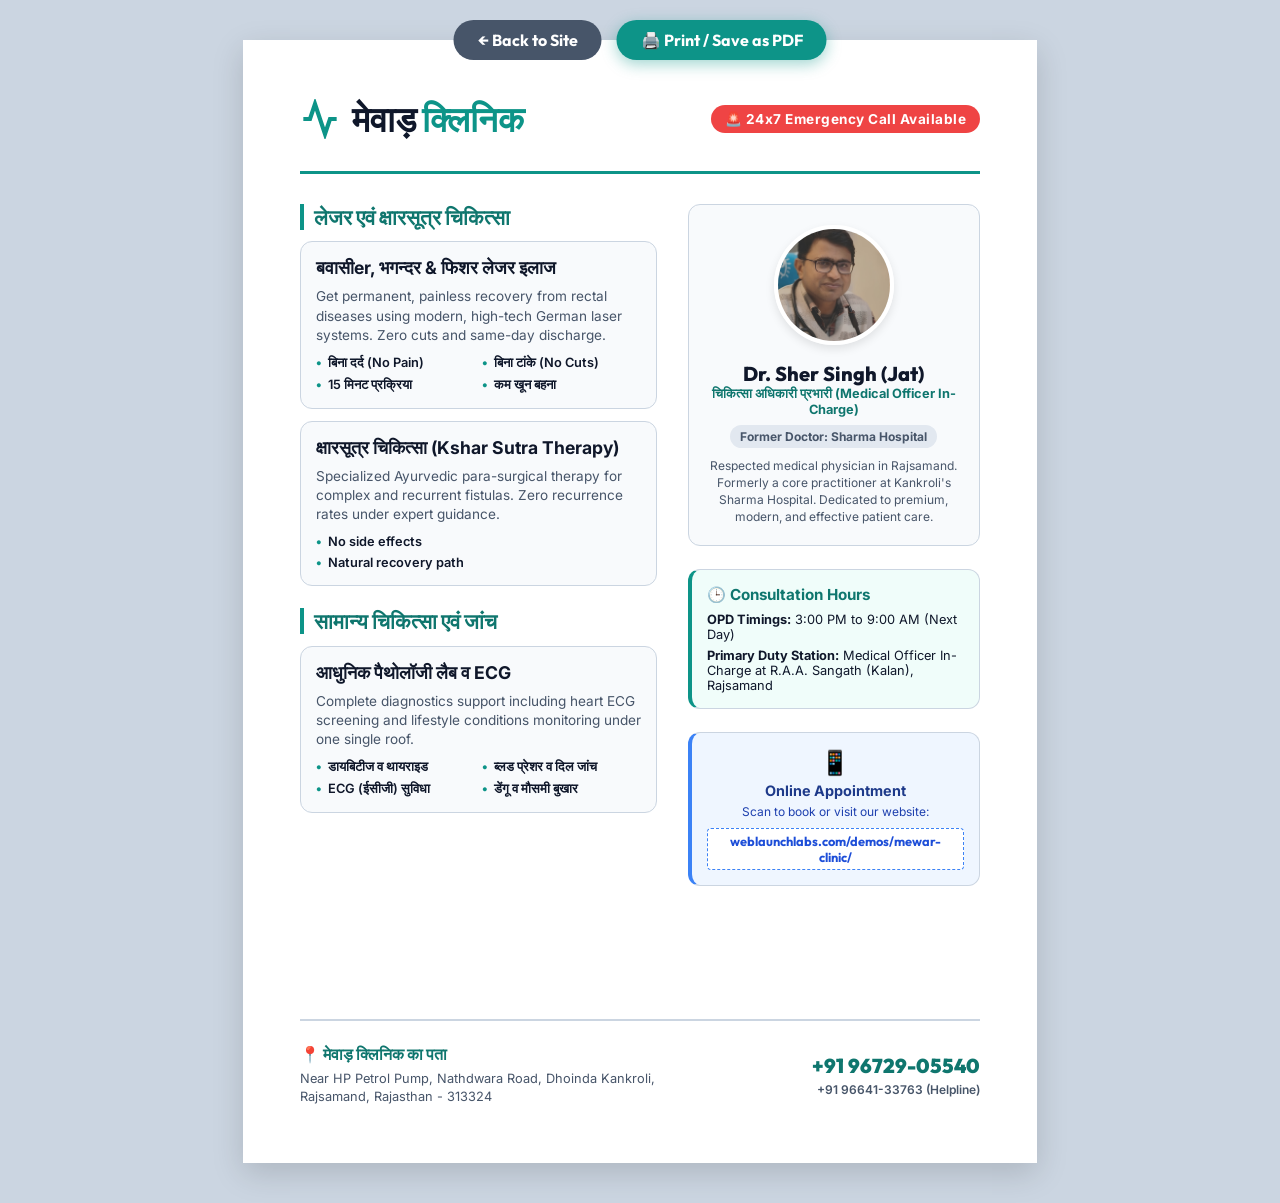
<file: demos/mewar-clinic/flyer.html>
<!DOCTYPE html>
<html lang="en">
<head>
    <meta charset="UTF-8">
    <meta name="viewport" content="width=device-width, initial-scale=1.0">
    <title>Mewar Clinic | Printable A4 Flyer</title>
    
    <!-- Premium Fonts -->
    <link rel="preconnect" href="https://fonts.googleapis.com">
    <link rel="preconnect" href="https://fonts.gstatic.com" crossorigin>
    <link href="https://fonts.googleapis.com/css2?family=Inter:wght@400;500;600;700&family=Outfit:wght@700;800;900&display=swap" rel="stylesheet">
    
    <style>
        :root {
            --primary: #0d9488;
            --primary-dark: #0f766e;
            --text-dark: #0f172a;
            --text-muted: #475569;
            --bg-light: #f8fafc;
            --border-color: #cbd5e1;
        }

        * {
            box-sizing: border-box;
            margin: 0;
            padding: 0;
        }

        /* A4 Page Dimensions Configuration */
        @page {
            size: A4;
            margin: 0;
        }

        body {
            background: #cbd5e1;
            font-family: 'Inter', sans-serif;
            color: var(--text-dark);
            display: flex;
            justify-content: center;
            padding: 40px 0;
        }

        /* A4 Container */
        .a4-container {
            width: 210mm;
            height: 297mm;
            background: white;
            padding: 15mm;
            box-shadow: 0 10px 30px rgba(0,0,0,0.15);
            display: flex;
            flex-direction: column;
            justify-content: space-between;
            position: relative;
        }

        /* Print Controls */
        .no-print-controls {
            position: fixed;
            top: 20px;
            left: 50%;
            transform: translateX(-50%);
            z-index: 1000;
            display: flex;
            gap: 15px;
        }

        .btn-print {
            background: var(--primary);
            color: white;
            border: none;
            padding: 10px 24px;
            font-family: 'Outfit', sans-serif;
            font-weight: 700;
            font-size: 1rem;
            border-radius: 30px;
            cursor: pointer;
            box-shadow: 0 4px 15px rgba(13, 148, 136, 0.4);
            transition: all 0.2s ease;
        }

        .btn-print:hover {
            background: var(--primary-dark);
            transform: translateY(-2px);
        }

        .btn-back {
            background: #475569;
            color: white;
            border: none;
            padding: 10px 24px;
            font-family: 'Outfit', sans-serif;
            font-weight: 700;
            font-size: 1rem;
            border-radius: 30px;
            cursor: pointer;
            text-decoration: none;
            transition: all 0.2s ease;
        }

        .btn-back:hover {
            background: #334155;
            transform: translateY(-2px);
        }

        /* Flyer Styles */
        .flyer-header {
            display: flex;
            justify-content: space-between;
            align-items: center;
            border-bottom: 3px solid var(--primary);
            padding-bottom: 8mm;
        }

        .logo-block {
            display: flex;
            align-items: center;
            gap: 12px;
        }

        .logo-icon {
            color: var(--primary);
        }

        .logo-text {
            font-family: 'Outfit', sans-serif;
            font-size: 2.2rem;
            font-weight: 900;
        }

        .logo-text span {
            color: var(--primary);
        }

        .badge-emergency {
            background: #ef4444;
            color: white;
            font-weight: 700;
            font-size: 0.85rem;
            padding: 6px 14px;
            border-radius: 20px;
            letter-spacing: 0.5px;
        }

        .main-grid {
            display: grid;
            grid-template-columns: 1.1fr 0.9fr;
            gap: 8mm;
            margin-top: 8mm;
            flex-grow: 1;
        }

        /* Left Column */
        .left-col {
            display: flex;
            flex-direction: column;
            gap: 6mm;
        }

        .section-title {
            font-family: 'Outfit', sans-serif;
            font-size: 1.3rem;
            font-weight: 800;
            color: var(--primary-dark);
            border-left: 4px solid var(--primary);
            padding-left: 10px;
            margin-bottom: 3mm;
            text-transform: uppercase;
        }

        .service-card {
            background: var(--bg-light);
            border: 1px solid var(--border-color);
            border-radius: 12px;
            padding: 15px;
        }

        .service-card h3 {
            font-size: 1.1rem;
            font-weight: 700;
            margin-bottom: 8px;
            color: var(--text-dark);
        }

        .service-card p {
            font-size: 0.85rem;
            color: var(--text-muted);
            line-height: 1.4;
            margin-bottom: 10px;
        }

        .bullet-list {
            list-style: none;
            display: grid;
            grid-template-columns: 1fr 1fr;
            gap: 6px;
        }

        .bullet-list li {
            font-size: 0.8rem;
            font-weight: 600;
            color: var(--text-dark);
            display: flex;
            align-items: center;
            gap: 6px;
        }

        .bullet-list li::before {
            content: '•';
            color: var(--primary);
            font-weight: 800;
        }

        /* Right Column */
        .right-col {
            display: flex;
            flex-direction: column;
            gap: 6mm;
        }

        .doctor-card {
            border: 1px solid var(--border-color);
            border-radius: 12px;
            overflow: hidden;
            background: var(--bg-light);
            text-align: center;
            padding: 20px;
        }

        .doctor-photo {
            width: 120px;
            height: 120px;
            border-radius: 50%;
            object-fit: cover;
            border: 4px solid white;
            box-shadow: 0 4px 10px rgba(0,0,0,0.1);
            margin-bottom: 12px;
        }

        .doctor-name {
            font-family: 'Outfit', sans-serif;
            font-size: 1.25rem;
            font-weight: 800;
            color: var(--text-dark);
        }

        .doctor-sub {
            font-size: 0.8rem;
            font-weight: 700;
            color: var(--primary-dark);
            margin-bottom: 8px;
        }

        .doctor-exp {
            font-size: 0.75rem;
            background: #e2e8f0;
            color: #475569;
            padding: 4px 10px;
            border-radius: 15px;
            font-weight: 700;
            display: inline-block;
            margin-bottom: 10px;
        }

        .doctor-text {
            font-size: 0.75rem;
            color: var(--text-muted);
            line-height: 1.4;
        }

        .timings-card {
            border: 1px solid var(--border-color);
            border-radius: 12px;
            padding: 15px;
            background: #f0fdfa;
            border-left: 4px solid var(--primary);
        }

        .timings-card h4 {
            font-size: 0.95rem;
            font-weight: 700;
            margin-bottom: 8px;
            color: var(--primary-dark);
        }

        .timings-card ul {
            list-style: none;
            display: flex;
            flex-direction: column;
            gap: 6px;
        }

        .timings-card li {
            font-size: 0.8rem;
            color: var(--text-dark);
        }

        /* Footer & Contact Block */
        .flyer-footer {
            border-top: 2px solid var(--border-color);
            padding-top: 6mm;
            margin-top: 8mm;
            display: grid;
            grid-template-columns: 1.2fr 0.8fr;
            gap: 15px;
            align-items: center;
        }

        .footer-address h4 {
            font-family: 'Outfit', sans-serif;
            font-size: 1rem;
            font-weight: 800;
            color: var(--primary-dark);
            margin-bottom: 6px;
        }

        .footer-address p {
            font-size: 0.8rem;
            color: var(--text-muted);
            line-height: 1.4;
        }

        .footer-contacts {
            text-align: right;
        }

        .phone-block {
            font-family: 'Outfit', sans-serif;
            font-size: 1.25rem;
            font-weight: 900;
            color: var(--primary-dark);
            margin-bottom: 4px;
        }

        .phone-sub {
            font-size: 0.75rem;
            color: var(--text-muted);
            font-weight: 600;
        }

        /* Printing Style Rules Override */
        @media print {
            .no-print-controls {
                display: none;
            }
            body {
                background: white;
                padding: 0;
            }
            .a4-container {
                box-shadow: none;
                padding: 10mm;
            }
        }
    </style>
</head>
<body>

    <!-- Print Navigation Controls (Hidden in Print Mode) -->
    <div class="no-print-controls">
        <a href="index.html" class="btn-back">← Back to Site</a>
        <button onclick="window.print()" class="btn-print">🖨️ Print / Save as PDF</button>
    </div>

    <!-- Printable A4 Document Page -->
    <div class="a4-container">
        
        <!-- Header -->
        <div class="flyer-header">
            <div class="logo-block">
                <svg class="logo-icon" width="40" height="40" viewBox="0 0 24 24" fill="none" stroke="currentColor" stroke-width="2.5">
                    <path d="M22 12h-4l-3 9L9 3l-3 9H2"/>
                </svg>
                <div class="logo-text">मेवाड़ <span>क्लिनिक</span></div>
            </div>
            <div class="badge-emergency">🚨 24x7 Emergency Call Available</div>
        </div>

        <!-- Content Grid -->
        <div class="main-grid">
            
            <!-- Left specialties column -->
            <div class="left-col">
                <div>
                    <h2 class="section-title">लेजर एवं क्षारसूत्र चिकित्सा</h2>
                    
                    <div class="service-card" style="margin-bottom: 12px;">
                        <h3>बवासीer, भगन्दर & फिशर लेजर इलाज</h3>
                        <p>Get permanent, painless recovery from rectal diseases using modern, high-tech German laser systems. Zero cuts and same-day discharge.</p>
                        <ul class="bullet-list">
                            <li>बिना दर्द (No Pain)</li>
                            <li>बिना टांके (No Cuts)</li>
                            <li>15 मिनट प्रक्रिया</li>
                            <li>कम खून बहना</li>
                        </ul>
                    </div>

                    <div class="service-card">
                        <h3>क्षारसूत्र चिकित्सा (Kshar Sutra Therapy)</h3>
                        <p>Specialized Ayurvedic para-surgical therapy for complex and recurrent fistulas. Zero recurrence rates under expert guidance.</p>
                        <ul class="bullet-list" style="grid-template-columns: 1fr;">
                            <li>No side effects</li>
                            <li>Natural recovery path</li>
                        </ul>
                    </div>
                </div>

                <div>
                    <h2 class="section-title">सामान्य चिकित्सा एवं जांच</h2>
                    <div class="service-card">
                        <h3>आधुनिक पैथोलॉजी लैब व ECG</h3>
                        <p>Complete diagnostics support including heart ECG screening and lifestyle conditions monitoring under one single roof.</p>
                        <ul class="bullet-list">
                            <li>डायबिटीज व थायराइड</li>
                            <li>ब्लड प्रेशर व दिल जांच</li>
                            <li>ECG (ईसीजी) सुविधा</li>
                            <li>डेंगू व मौसमी बुखार</li>
                        </ul>
                    </div>
                </div>
            </div>

            <!-- Right doctor column -->
            <div class="right-col">
                <div class="doctor-card">
                    <img src="assets/dr_sher_singh.png" alt="Dr. Sher Singh" class="doctor-photo">
                    <h3 class="doctor-name">Dr. Sher Singh (Jat)</h3>
                    <div class="doctor-sub">चिकित्सा अधिकारी प्रभारी (Medical Officer In-Charge)</div>
                    <span class="doctor-exp">Former Doctor: Sharma Hospital</span>
                    <p class="doctor-text">
                        Respected medical physician in Rajsamand. Formerly a core practitioner at Kankroli's Sharma Hospital. Dedicated to premium, modern, and effective patient care.
                    </p>
                </div>

                <div class="timings-card">
                    <h4>🕒 Consultation Hours</h4>
                    <ul>
                        <li><strong>OPD Timings:</strong> 3:00 PM to 9:00 AM (Next Day)</li>
                        <li><strong>Primary Duty Station:</strong> Medical Officer In-Charge at R.A.A. Sangath (Kalan), Rajsamand</li>
                    </ul>
                </div>
                
                <div class="service-card" style="border-left: 4px solid #3b82f6; background: #eff6ff; display: flex; flex-direction: column; align-items: center; text-align: center; padding: 15px;">
                    <span style="font-size: 1.5rem; margin-bottom: 5px;">📱</span>
                    <h4 style="font-size: 0.9rem; color: #1e3a8a; font-weight: 700; margin-bottom: 5px;">Online Appointment</h4>
                    <p style="font-size: 0.75rem; color: #1e40af; margin-bottom: 8px;">Scan to book or visit our website:</p>
                    <div style="font-family: 'Outfit', sans-serif; font-size: 0.8rem; font-weight: 700; color: #1d4ed8; border: 1px dashed #3b82f6; padding: 4px 10px; background: white; border-radius: 4px;">
                        weblaunchlabs.com/demos/mewar-clinic/
                    </div>
                </div>
            </div>
        </div>

        <!-- Footer block -->
        <div class="flyer-footer">
            <div class="footer-address">
                <h4>📍 मेवाड़ क्लिनिक का पता</h4>
                <p>Near HP Petrol Pump, Nathdwara Road, Dhoinda Kankroli,<br>Rajsamand, Rajasthan - 313324</p>
            </div>
            <div class="footer-contacts">
                <div class="phone-block">+91 96729-05540</div>
                <div class="phone-sub">+91 96641-33763 (Helpline)</div>
            </div>
        </div>

    </div>

</body>
</html>
</file>
<file: demos/mewar-clinic/style.css>
/* 
 * Mewar Clinic - Premium Style Sheet
 * Tech Stack: Vanilla CSS, Responsive, Glassmorphic details, Medical Clean Palette
 */

:root {
    --primary: #0d9488; /* Medical Teal */
    --primary-light: #ccfbf1;
    --primary-dark: #0f766e;
    --secondary: #0284c7; /* Trust Sky Blue */
    --accent: #e11d48; /* Emergency Rose */
    --bg-light: #f8fafc;
    --bg-white: #ffffff;
    --text-dark: #0f172a; /* Slate 900 */
    --text-muted: #475569; /* Slate 600 */
    --border-color: #e2e8f0;
    --shadow-sm: 0 1px 3px rgba(0,0,0,0.1);
    --shadow-md: 0 4px 6px -1px rgba(0,0,0,0.1), 0 2px 4px -1px rgba(0,0,0,0.06);
    --shadow-lg: 0 10px 15px -3px rgba(0,0,0,0.1), 0 4px 6px -2px rgba(0,0,0,0.05);
    --font-outfit: 'Outfit', sans-serif;
    --font-inter: 'Inter', sans-serif;
    --radius: 12px;
}

* {
    box-sizing: border-box;
    margin: 0;
    padding: 0;
    font-family: var(--font-inter);
}

html {
    scroll-behavior: smooth;
}

body {
    background-color: var(--bg-light);
    color: var(--text-dark);
    line-height: 1.6;
    overflow-x: hidden;
}

h1, h2, h3, h4 {
    font-family: var(--font-outfit);
    font-weight: 700;
    color: var(--text-dark);
}

a {
    color: inherit;
    text-decoration: none;
}

.container {
    width: 90%;
    max-width: 1200px;
    margin: 0 auto;
    padding: 0 15px;
}

/* BANNER */
.showcase-banner {
    background: linear-gradient(90deg, #1e293b 0%, #0f172a 100%);
    color: #f8fafc;
    font-size: 0.85rem;
    padding: 8px 0;
    text-align: center;
    display: flex;
    justify-content: center;
    align-items: center;
    gap: 15px;
    z-index: 1001;
    position: relative;
}

.showcase-banner a {
    background: var(--primary);
    padding: 2px 10px;
    border-radius: 20px;
    font-weight: 600;
    font-size: 0.8rem;
    display: inline-flex;
    align-items: center;
    gap: 4px;
    transition: background 0.3s;
}

.showcase-banner a:hover {
    background: var(--primary-dark);
}

/* STICKY HEADER */
header {
    background: rgba(255, 255, 255, 0.8);
    backdrop-filter: blur(12px);
    -webkit-backdrop-filter: blur(12px);
    border-bottom: 1px solid var(--border-color);
    position: sticky;
    top: 0;
    z-index: 1000;
    box-shadow: var(--shadow-sm);
    transition: all 0.3s ease;
}

/* MOBILE NAV TOGGLE */
.mobile-nav-toggle {
    display: none;
    background: transparent;
    border: none;
    color: var(--text-dark);
    font-size: 1.8rem;
    cursor: pointer;
    line-height: 1;
}

.nav-container {
    display: flex;
    justify-content: space-between;
    align-items: center;
    padding: 15px 0;
}

.logo-container {
    display: flex;
    align-items: center;
    gap: 10px;
}

.logo-icon {
    color: var(--primary);
}

.logo-text {
    font-family: var(--font-outfit);
    font-size: 1.5rem;
    font-weight: 800;
    letter-spacing: -0.5px;
}

.logo-text span {
    color: var(--primary);
}

.nav-links {
    display: flex;
    list-style: none;
    gap: 30px;
    align-items: center;
}

.nav-links a {
    font-size: 0.95rem;
    font-weight: 600;
    color: var(--text-muted);
    transition: color 0.3s;
}

.nav-links a:hover {
    color: var(--primary);
}

.nav-links .active {
    color: var(--primary);
}

/* BUTTONS */
.btn {
    display: inline-flex;
    align-items: center;
    justify-content: center;
    gap: 8px;
    padding: 10px 22px;
    border-radius: 50px;
    font-weight: 600;
    font-size: 0.95rem;
    transition: all 0.3s ease;
    cursor: pointer;
    border: none;
}

.btn-primary {
    background: var(--primary);
    color: var(--bg-white);
    box-shadow: 0 4px 12px rgba(13, 148, 136, 0.2);
}

.btn-primary:hover {
    background: var(--primary-dark);
    transform: translateY(-2px);
    box-shadow: 0 6px 16px rgba(13, 148, 136, 0.3);
}

.btn-secondary {
    background: var(--secondary);
    color: var(--bg-white);
    box-shadow: 0 4px 12px rgba(2, 132, 199, 0.2);
}

.btn-secondary:hover {
    background: #0369a1;
    transform: translateY(-2px);
    box-shadow: 0 6px 16px rgba(2, 132, 199, 0.3);
}

.btn-outline {
    background: transparent;
    color: var(--primary);
    border: 2px solid var(--primary);
}

.btn-outline:hover {
    background: var(--primary-light);
    transform: translateY(-2px);
}

.btn-accent {
    background: var(--accent);
    color: var(--bg-white);
    box-shadow: 0 4px 12px rgba(225, 29, 72, 0.2);
}

.btn-accent:hover {
    background: #be123c;
    transform: translateY(-2px);
    box-shadow: 0 6px 16px rgba(225, 29, 72, 0.3);
}

/* HERO SECTION */
.hero {
    position: relative;
    padding: 80px 0;
    background: linear-gradient(135deg, #f0fdfa 0%, #e0f2fe 100%);
    overflow: hidden;
}

.hero-grid {
    display: grid;
    grid-template-columns: 1.1fr 0.9fr;
    gap: 40px;
    align-items: center;
}

.badge {
    background: var(--primary-light);
    color: var(--primary-dark);
    padding: 6px 16px;
    border-radius: 30px;
    font-size: 0.85rem;
    font-weight: 700;
    display: inline-flex;
    align-items: center;
    gap: 6px;
    margin-bottom: 20px;
    border: 1px solid rgba(13, 148, 136, 0.2);
}

.badge-emergency {
    background: #ffe4e6;
    color: var(--accent);
    border: 1px solid rgba(225, 29, 72, 0.2);
}

.hero h1 {
    font-size: 3rem;
    line-height: 1.2;
    margin-bottom: 20px;
}

.hero h1 span {
    color: var(--primary);
}

.hero p {
    font-size: 1.1rem;
    color: var(--text-muted);
    margin-bottom: 30px;
}

.hero-contact-info {
    display: flex;
    flex-wrap: wrap;
    gap: 20px;
    margin-bottom: 35px;
    background: rgba(255, 255, 255, 0.6);
    padding: 15px;
    border-radius: var(--radius);
    border: 1px solid rgba(255, 255, 255, 0.8);
}

.info-item {
    display: flex;
    align-items: center;
    gap: 10px;
    font-size: 0.95rem;
}

.info-icon {
    font-size: 1.3rem;
    background: var(--bg-white);
    width: 40px;
    height: 40px;
    border-radius: 50%;
    display: flex;
    align-items: center;
    justify-content: center;
    box-shadow: var(--shadow-sm);
}

.hero-btns {
    display: flex;
    gap: 15px;
}

.hero-image-container {
    position: relative;
    z-index: 2;
}

.hero-img {
    width: 100%;
    border-radius: 20px;
    box-shadow: var(--shadow-lg);
    border: 4px solid var(--bg-white);
    display: block;
    transform: rotate(1deg);
    transition: transform 0.3s;
}

.hero-img:hover {
    transform: rotate(0deg) scale(1.02);
}

.hero-card-floating {
    position: absolute;
    bottom: -20px;
    left: -20px;
    background: var(--bg-white);
    padding: 15px 25px;
    border-radius: var(--radius);
    box-shadow: var(--shadow-lg);
    display: flex;
    align-items: center;
    gap: 15px;
    border-left: 5px solid var(--primary);
}

.floating-icon {
    font-size: 2rem;
}

.floating-text h4 {
    font-size: 1.1rem;
    margin-bottom: 2px;
}

.floating-text p {
    font-size: 0.85rem;
    margin-bottom: 0;
}

/* SECTION COMMON */
.section {
    padding: 90px 0;
}

.section-white {
    background-color: var(--bg-white);
}

.section-header {
    text-align: center;
    max-width: 700px;
    margin: 0 auto 60px auto;
}

.section-header h2 {
    font-size: 2.2rem;
    margin-bottom: 15px;
    position: relative;
    display: inline-block;
    padding-bottom: 15px;
}

.section-header h2::after {
    content: '';
    position: absolute;
    bottom: 0;
    left: 50%;
    transform: translateX(-50%);
    width: 80px;
    height: 4px;
    background: var(--primary);
    border-radius: 2px;
}

.section-header p {
    color: var(--text-muted);
    font-size: 1.05rem;
}

/* SPECIALTY SECTION (Piles, Fistula, Fissure) */
.specialty-grid {
    display: grid;
    grid-template-columns: 1fr 1fr;
    gap: 50px;
    align-items: center;
}

.specialty-image {
    position: relative;
}

.specialty-img {
    width: 100%;
    border-radius: 20px;
    box-shadow: var(--shadow-lg);
    border: 4px solid var(--bg-white);
}

.treatment-cards-container {
    display: flex;
    flex-direction: column;
    gap: 20px;
}

.treatment-card {
    background: var(--bg-light);
    border: 1px solid var(--border-color);
    padding: 25px;
    border-radius: var(--radius);
    display: flex;
    gap: 20px;
    transition: all 0.3s ease;
}

.treatment-card:hover {
    background: var(--bg-white);
    transform: translateY(-3px);
    box-shadow: var(--shadow-md);
    border-color: var(--primary-light);
}

.treatment-icon {
    font-size: 2.5rem;
    line-height: 1;
    background: var(--primary-light);
    width: 60px;
    height: 60px;
    border-radius: 12px;
    display: flex;
    align-items: center;
    justify-content: center;
    color: var(--primary-dark);
}

.treatment-info h3 {
    font-size: 1.3rem;
    margin-bottom: 8px;
}

.treatment-info p {
    color: var(--text-muted);
    font-size: 0.95rem;
    margin-bottom: 12px;
}

.benefits-list {
    display: grid;
    grid-template-columns: 1fr 1fr;
    gap: 10px;
    list-style: none;
}

.benefits-list li {
    font-size: 0.85rem;
    color: var(--primary-dark);
    font-weight: 600;
    display: flex;
    align-items: center;
    gap: 6px;
}

.benefits-list li::before {
    content: '✓';
    color: var(--primary);
    font-weight: 800;
}

/* GENERAL OPD SECTION */
.opd-grid {
    display: grid;
    grid-template-columns: repeat(auto-fit, minmax(280px, 1fr));
    gap: 30px;
}

.opd-card {
    background: var(--bg-white);
    padding: 30px;
    border-radius: var(--radius);
    box-shadow: var(--shadow-sm);
    border: 1px solid var(--border-color);
    transition: all 0.3s ease;
}

.opd-card:hover {
    transform: translateY(-5px);
    box-shadow: var(--shadow-lg);
    border-color: var(--primary-light);
}

.opd-icon {
    font-size: 2.2rem;
    margin-bottom: 20px;
}

.opd-card h3 {
    font-size: 1.25rem;
    margin-bottom: 12px;
}

.opd-card p {
    color: var(--text-muted);
    font-size: 0.95rem;
}

/* DIAGNOSTICS & LABS */
.lab-grid {
    display: grid;
    grid-template-columns: 1.12fr 0.88fr;
    gap: 40px;
    align-items: center;
}

.lab-info h3 {
    font-size: 1.8rem;
    margin-bottom: 15px;
}

.lab-info p {
    color: var(--text-muted);
    margin-bottom: 25px;
}

.tests-list {
    display: grid;
    grid-template-columns: 1fr 1fr;
    gap: 15px;
    margin-bottom: 30px;
    list-style: none;
}

.tests-list li {
    background: var(--bg-light);
    padding: 10px 15px;
    border-radius: 8px;
    font-size: 0.95rem;
    font-weight: 600;
    display: flex;
    align-items: center;
    gap: 10px;
    border-left: 4px solid var(--primary);
}

.ecg-card {
    background: linear-gradient(135deg, var(--text-dark) 0%, #1e293b 100%);
    color: var(--bg-light);
    padding: 40px 30px;
    border-radius: 20px;
    text-align: center;
    position: relative;
    overflow: hidden;
    box-shadow: var(--shadow-lg);
}

.ecg-heartrate {
    font-size: 3rem;
    margin-bottom: 15px;
    animation: heartbeat 1.5s infinite;
}

@keyframes heartbeat {
    0% { transform: scale(1); }
    14% { transform: scale(1.15); }
    28% { transform: scale(1); }
    42% { transform: scale(1.15); }
    70% { transform: scale(1); }
}

.ecg-card h4 {
    color: var(--bg-white);
    font-size: 1.5rem;
    margin-bottom: 10px;
}

.ecg-price {
    font-size: 2.5rem;
    font-weight: 800;
    color: #38bdf8;
    margin-bottom: 10px;
}

.ecg-price span {
    font-size: 1rem;
    color: #94a3b8;
    font-weight: 400;
}

.ecg-card p {
    font-size: 0.9rem;
    color: #94a3b8;
}

/* DOCTOR SECTION */
.doctor-grid {
    display: grid;
    grid-template-columns: 0.9fr 1.1fr;
    gap: 50px;
    align-items: center;
}

.doctor-img-container {
    position: relative;
}

.doctor-photo {
    width: 100%;
    border-radius: 20px;
    box-shadow: var(--shadow-lg);
    border: 5px solid var(--bg-white);
    display: block;
}

.doctor-experience-tag {
    position: absolute;
    top: 20px;
    right: -20px;
    background: var(--primary);
    color: var(--bg-white);
    padding: 8px 16px;
    border-radius: 30px;
    font-weight: 700;
    box-shadow: var(--shadow-md);
}

.doctor-details h3 {
    font-size: 2.2rem;
    margin-bottom: 5px;
}

.doctor-title {
    color: var(--primary);
    font-size: 1.1rem;
    font-weight: 700;
    margin-bottom: 20px;
}

.doctor-bio {
    color: var(--text-muted);
    margin-bottom: 25px;
}

.doctor-info-box {
    background: var(--bg-light);
    padding: 25px;
    border-radius: var(--radius);
    margin-bottom: 30px;
    border-left: 5px solid var(--secondary);
}

.doctor-info-box h4 {
    margin-bottom: 10px;
    font-size: 1.1rem;
}

.doctor-info-box ul {
    list-style: none;
}

.doctor-info-box li {
    margin-bottom: 8px;
    font-size: 0.95rem;
    display: flex;
    align-items: center;
    gap: 8px;
}

.doctor-info-box li::before {
    content: '🔹';
}

/* LOCATION & BOOKING */
.location-grid {
    display: grid;
    grid-template-columns: 1.1fr 0.9fr;
    gap: 40px;
}

.contact-form-container {
    background: var(--bg-white);
    padding: 40px;
    border-radius: 20px;
    box-shadow: var(--shadow-lg);
}

.contact-form-container h3 {
    font-size: 1.5rem;
    margin-bottom: 20px;
}

.form-group {
    margin-bottom: 20px;
}

.form-group label {
    display: block;
    font-size: 0.85rem;
    font-weight: 600;
    margin-bottom: 6px;
    color: var(--text-muted);
}

.form-control {
    width: 100%;
    padding: 12px 16px;
    border-radius: 8px;
    border: 1px solid var(--border-color);
    background: var(--bg-light);
    font-size: 0.95rem;
    transition: all 0.3s;
}

.form-control:focus {
    outline: none;
    border-color: var(--primary);
    background: var(--bg-white);
    box-shadow: 0 0 0 3px rgba(13, 148, 136, 0.1);
}

textarea.form-control {
    height: 110px;
    resize: none;
}

.location-map-details {
    display: flex;
    flex-direction: column;
    justify-content: space-between;
}

.map-placeholder {
    height: 250px;
    background: linear-gradient(135deg, #e2e8f0 0%, #cbd5e1 100%);
    border-radius: 20px;
    display: flex;
    flex-direction: column;
    align-items: center;
    justify-content: center;
    color: var(--text-muted);
    border: 1px solid var(--border-color);
    margin-bottom: 30px;
    position: relative;
    overflow: hidden;
}

.map-placeholder svg {
    color: var(--accent);
    margin-bottom: 10px;
    animation: bounce 2s infinite;
}

@keyframes bounce {
    0%, 100% { transform: translateY(0); }
    50% { transform: translateY(-8px); }
}

.clinic-address-card {
    background: var(--bg-white);
    padding: 30px;
    border-radius: 20px;
    box-shadow: var(--shadow-md);
    border: 1px solid var(--border-color);
}

.clinic-address-card h4 {
    font-size: 1.2rem;
    margin-bottom: 15px;
    display: flex;
    align-items: center;
    gap: 10px;
}

.address-details {
    display: flex;
    flex-direction: column;
    gap: 15px;
}

.address-row {
    display: flex;
    align-items: flex-start;
    gap: 12px;
    font-size: 0.95rem;
    color: var(--text-muted);
}

.address-row strong {
    color: var(--text-dark);
}

/* FOOTER */
footer {
    background: #0f172a;
    color: #94a3b8;
    padding: 60px 0 30px 0;
    border-top: 1px solid #1e293b;
}

.footer-grid {
    display: grid;
    grid-template-columns: repeat(auto-fit, minmax(250px, 1fr));
    gap: 40px;
    margin-bottom: 40px;
}

.footer-col h4 {
    color: var(--bg-white);
    font-size: 1.1rem;
    margin-bottom: 20px;
    position: relative;
}

.footer-col h4::after {
    content: '';
    position: absolute;
    bottom: -8px;
    left: 0;
    width: 40px;
    height: 3px;
    background: var(--primary);
    border-radius: 2px;
}

.footer-col p {
    font-size: 0.9rem;
    line-height: 1.6;
}

.footer-links {
    list-style: none;
}

.footer-links li {
    margin-bottom: 10px;
}

.footer-links a {
    font-size: 0.9rem;
    transition: color 0.3s;
}

.footer-links a:hover {
    color: var(--bg-white);
}

.footer-bottom {
    border-top: 1px solid #1e293b;
    padding-top: 30px;
    text-align: center;
    font-size: 0.85rem;
}

/* WHATSAPP WIDGET */
.whatsapp-widget {
    position: fixed;
    bottom: 30px;
    right: 30px;
    background: #25d366;
    color: white;
    width: 60px;
    height: 60px;
    border-radius: 50%;
    display: flex;
    align-items: center;
    justify-content: center;
    font-size: 2.2rem;
    box-shadow: var(--shadow-lg);
    z-index: 999;
    transition: all 0.3s ease;
}

.whatsapp-widget:hover {
    transform: scale(1.1);
    background: #20ba5a;
}

/* REVIEWS & RATINGS SYSTEM */
.reviews-dashboard-grid {
    display: grid;
    grid-template-columns: 0.8fr 1.2fr;
    gap: 40px;
    align-items: start;
    margin-bottom: 40px;
}

.rating-summary-card {
    background: var(--bg-white);
    padding: 30px;
    border-radius: var(--radius);
    border: 1px solid var(--border-color);
    box-shadow: var(--shadow-md);
    text-align: center;
}

.summary-score {
    font-size: 3.5rem;
    font-weight: 800;
    line-height: 1;
    color: var(--primary);
    margin-bottom: 8px;
    font-family: var(--font-outfit);
}

.summary-stars {
    color: #fbbf24;
    font-size: 1.6rem;
    margin-bottom: 8px;
    letter-spacing: 2px;
}

.summary-count {
    font-size: 0.9rem;
    color: var(--text-muted);
    margin-bottom: 25px;
}

.progress-bars-container {
    display: flex;
    flex-direction: column;
    gap: 8px;
}

.progress-row {
    display: flex;
    align-items: center;
    gap: 10px;
    font-size: 0.85rem;
}

.star-label {
    width: 25px;
    text-align: left;
    font-weight: 600;
    color: var(--text-muted);
}

.progress-bg {
    flex-grow: 1;
    height: 8px;
    background: #f1f5f9;
    border-radius: 4px;
    overflow: hidden;
}

.progress-fill {
    height: 100%;
    background: var(--primary);
    border-radius: 4px;
}

.progress-pct {
    width: 30px;
    text-align: right;
    font-weight: 600;
    color: var(--text-muted);
}

.reviews-feed-container {
    display: flex;
    flex-direction: column;
    gap: 20px;
}

.write-review-form-card {
    background: var(--bg-white);
    padding: 25px;
    border-radius: var(--radius);
    border: 1px solid var(--primary-light);
    box-shadow: var(--shadow-md);
    margin-bottom: 10px;
}

.write-review-form-card h4 {
    font-size: 1.2rem;
    margin-bottom: 15px;
}

.form-group-star {
    display: flex;
    align-items: center;
    gap: 10px;
    margin-bottom: 15px;
}

.form-group-star label {
    font-size: 0.9rem;
    font-weight: 600;
    color: var(--text-muted);
}

.star-selector {
    display: flex;
    gap: 6px;
    font-size: 1.8rem;
    color: #cbd5e1;
    cursor: pointer;
}

.star-btn {
    transition: color 0.2s;
}

.star-btn.active {
    color: #fbbf24;
}

.reviews-feed-list {
    display: flex;
    flex-direction: column;
    gap: 20px;
}

.review-item-card {
    background: var(--bg-white);
    padding: 25px;
    border-radius: var(--radius);
    border: 1px solid var(--border-color);
    box-shadow: var(--shadow-sm);
    transition: all 0.3s ease;
}

.review-item-card:hover {
    transform: translateY(-2px);
    box-shadow: var(--shadow-md);
    border-color: var(--primary-light);
}

.review-item-header {
    display: flex;
    justify-content: space-between;
    align-items: flex-start;
    margin-bottom: 10px;
}

.review-item-header h5 {
    font-size: 1.05rem;
    font-weight: 700;
    margin-bottom: 2px;
}

.review-item-loc {
    font-size: 0.8rem;
    color: var(--text-muted);
}

.review-item-stars {
    color: #fbbf24;
    font-size: 1.1rem;
    letter-spacing: 1px;
}

.review-item-text {
    font-size: 0.95rem;
    color: var(--text-dark);
    line-height: 1.5;
}

.new-review {
    border-left: 4px solid var(--primary);
    animation: slideDown 0.4s ease-out;
}

@keyframes slideDown {
    from { opacity: 0; transform: translateY(-10px); }
    to { opacity: 1; transform: translateY(0); }
}

/* RESPONSIVE DESIGN */
@media (max-width: 992px) {
    .hero-grid {
        grid-template-columns: 1fr;
        text-align: center;
    }
    
    .hero h1 {
        font-size: 2.5rem;
    }
    
    .hero-contact-info {
        justify-content: center;
    }
    
    .hero-btns {
        justify-content: center;
    }
    
    .hero-image-container {
        max-width: 500px;
        margin: 0 auto;
    }
    
    .specialty-grid {
        grid-template-columns: 1fr;
    }
    
    .doctor-grid {
        grid-template-columns: 1fr;
        text-align: center;
    }
    
    .doctor-img-container {
        max-width: 400px;
        margin: 0 auto;
    }
    
    .doctor-experience-tag {
        right: 10px;
    }
    
    .location-grid {
        grid-template-columns: 1fr;
    }
}

@media (max-width: 768px) {
    .mobile-nav-toggle {
        display: block;
    }

    .nav-links {
        display: none;
        flex-direction: column;
        position: absolute;
        top: 100%;
        left: 0;
        width: 100%;
        background: white;
        padding: 20px;
        border-bottom: 1px solid var(--border-color);
        box-shadow: var(--shadow-lg);
        gap: 15px;
        text-align: center;
    }
    
    .nav-links.open {
        display: flex;
    }
    
    .nav-links li {
        width: 100%;
    }
    
    .nav-links li a {
        display: block;
        padding: 10px 0;
        width: 100%;
    }
    
    .btn-sm-hide {
        display: none;
    }
    
    .benefits-list {
        grid-template-columns: 1fr;
    }
    
    .lab-grid {
        grid-template-columns: 1fr;
    }
    
    .tests-list {
        grid-template-columns: 1fr;
    }
    
    .reviews-dashboard-grid {
        grid-template-columns: 1fr;
    }
}

/* FOOTER SOCIAL ICONS */
.footer-social-links {
    display: flex;
    gap: 12px;
    margin-top: 15px;
}

.social-icon {
    display: inline-flex;
    align-items: center;
    justify-content: center;
    width: 36px;
    height: 36px;
    border-radius: 50%;
    background: rgba(255, 255, 255, 0.05);
    color: #94a3b8;
    transition: all 0.3s ease;
    border: 1px solid rgba(255, 255, 255, 0.08);
}

.social-icon:hover {
    background: var(--primary);
    color: white;
    transform: translateY(-3px);
    box-shadow: 0 4px 12px rgba(13, 148, 136, 0.25);
}
</file>
